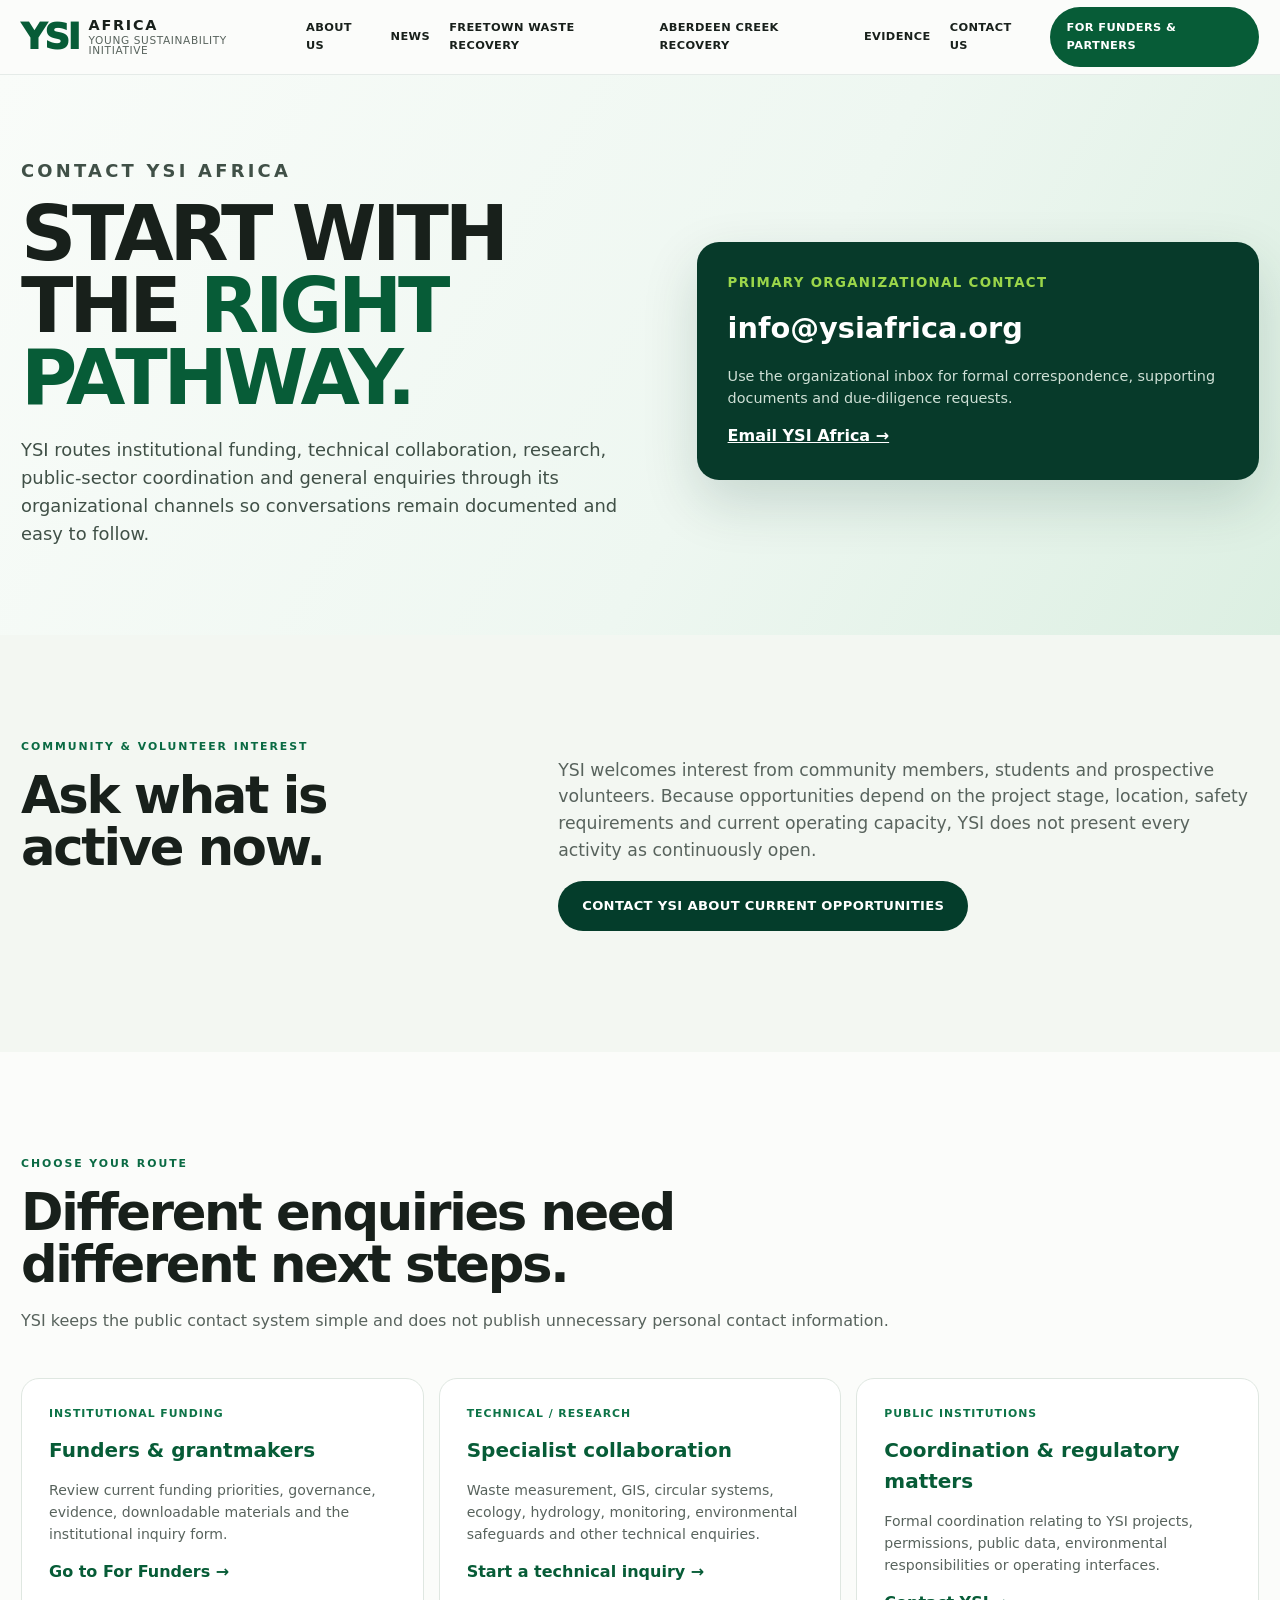
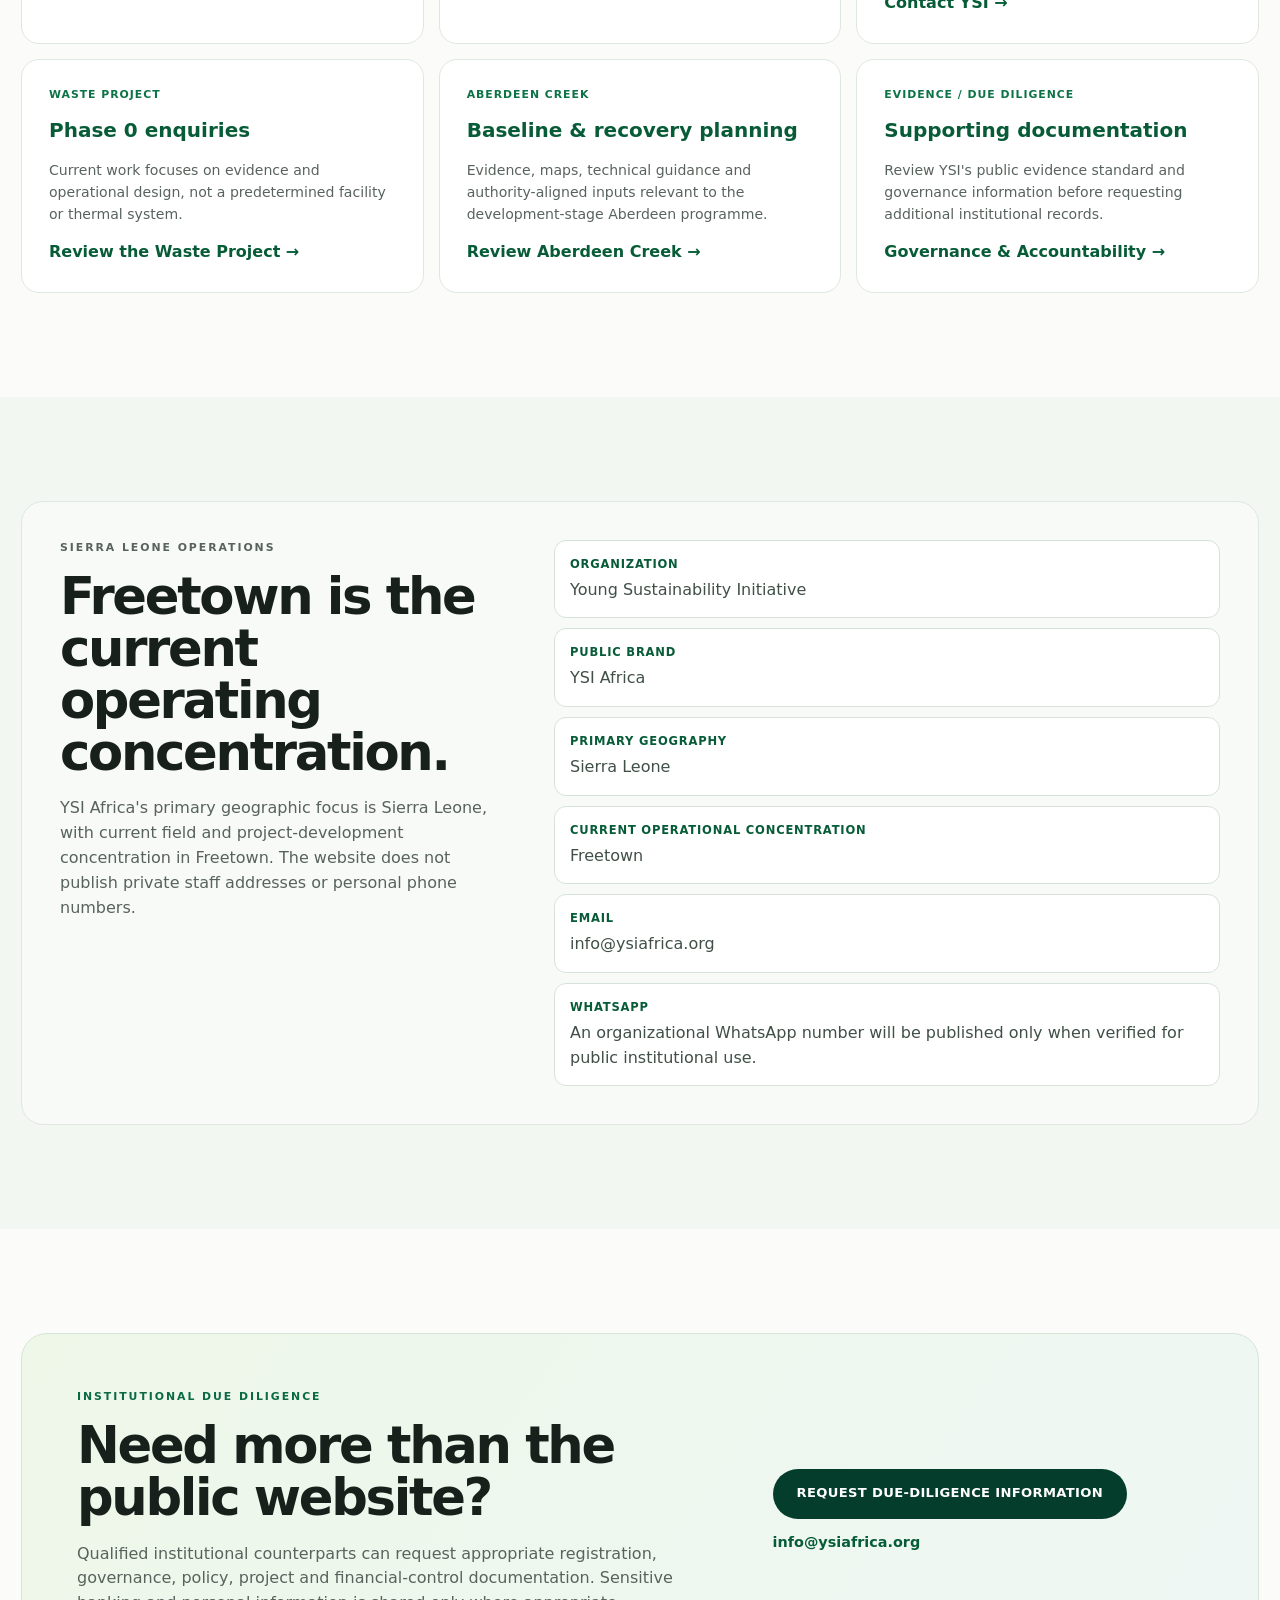
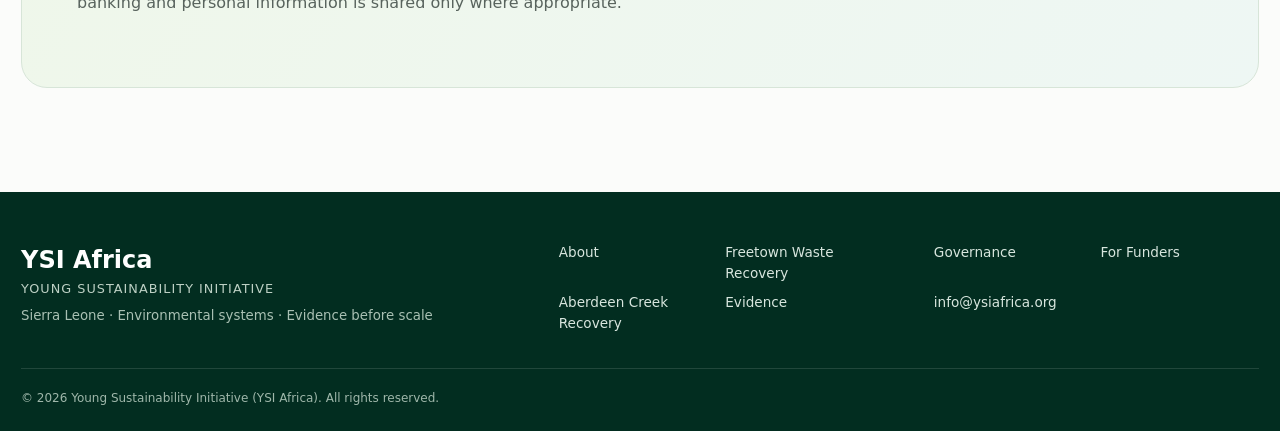
<file: contact.html>
<!doctype html>
<html lang="en">
<head>
  <meta charset="utf-8">
  <meta name="viewport" content="width=device-width, initial-scale=1">
  <title>Contact YSI Africa | Young Sustainability Initiative Sierra Leone</title>
  <meta name="description" content="Contact Young Sustainability Initiative (YSI Africa) in Sierra Leone for institutional funding, technical partnership, research, public-sector coordination and general environmental enquiries.">
  <meta name="robots" content="index,follow,max-image-preview:large,max-snippet:-1,max-video-preview:-1">
  <meta name="theme-color" content="#075c37">
  <link rel="canonical" href="https://ysiafrica.org/contact.html">
  <link rel="icon" href="/assets/images/favicon.svg" type="image/svg+xml">
  <link rel="stylesheet" href="styles.css?v=20260903-clean2">
  <style>
    .contact-hero{padding:82px 0 70px;background:linear-gradient(120deg,#f9fcf9,#eef7f1 58%,#dcefe2)}
    .contact-hero-grid{display:grid;grid-template-columns:1.05fr .95fr;gap:54px;align-items:center}.contact-hero h1{font-size:clamp(3rem,6vw,5.4rem);line-height:.94;letter-spacing:-.055em;text-transform:uppercase;margin:0 0 22px}.contact-hero h1 span{color:var(--green)}.contact-hero p{font-size:1.12rem;color:#405047;max-width:760px}
    .route-card{background:var(--dark);color:#fff;border-radius:22px;padding:31px;box-shadow:0 22px 55px rgba(7,58,42,.16)}.route-card small{display:block;color:var(--lime);font-weight:900;text-transform:uppercase;letter-spacing:.1em}.route-card strong{display:block;font-size:1.8rem;margin:12px 0 8px}.route-card p{color:#cfe0d6;font-size:.9rem}.route-card a{color:#fff;font-weight:900}
    .contact-grid{display:grid;grid-template-columns:repeat(3,1fr);gap:15px;margin-top:34px}.contact-card{border:1px solid var(--line);border-radius:18px;padding:27px;background:#fff;min-height:220px}.contact-card b{display:block;color:var(--green2);font-size:.68rem;letter-spacing:.09em;text-transform:uppercase}.contact-card h3{color:var(--green);font-size:1.25rem;margin:12px 0 8px}.contact-card p{color:var(--muted);font-size:.88rem}.contact-card a{color:var(--green);font-weight:900;text-decoration:none}
    .operations{display:grid;grid-template-columns:.8fr 1.2fr;gap:50px;border:1px solid var(--line);border-radius:22px;padding:38px;background:#f7faf7}.operations p{color:var(--muted)}.ops-list{display:grid;gap:10px}.ops-list div{background:#fff;border:1px solid #d7e3d9;border-radius:12px;padding:15px}.ops-list b,.ops-list span{display:block}.ops-list b{color:var(--green);font-size:.72rem;text-transform:uppercase;letter-spacing:.07em}.ops-list span{color:#405047;margin-top:4px}
    @media(max-width:1040px){.contact-hero-grid,.operations{grid-template-columns:1fr}.contact-grid{grid-template-columns:1fr 1fr}}
    @media(max-width:760px){.contact-hero{padding:52px 0}.contact-grid{grid-template-columns:1fr}.operations{padding:25px}.contact-hero h1{font-size:clamp(2.7rem,13vw,4.1rem)}}
  </style>
</head>
<body>
<a class="skip-link" href="#main">Skip to content</a>
<header class="header"><div class="wrap nav-wrap"><a class="brand" href="index.html" aria-label="YSI Africa home"><span class="brand-ysi">YSI</span><span class="brand-africa">AFRICA</span><span class="brand-name">Young Sustainability Initiative</span></a><button class="menu" aria-expanded="false" aria-controls="nav">Menu</button><nav id="nav" class="nav" aria-label="Main navigation"><a href="about.html">About Us</a><a href="index.html#work">What We Do</a><a href="flagship.html">Waste Project</a><a href="aberdeen.html">Aberdeen</a><a href="evidence.html">Evidence</a><a href="governance.html">Governance & Accountability</a><a class="nav-cta" href="funders.html">For Funders</a><a href="contact.html" aria-current="page">Contact Us</a></nav></div></header>

<main id="main">
  <section class="contact-hero"><div class="wrap contact-hero-grid"><div><p class="eyebrow">Contact YSI Africa</p><h1>Start with the <span>right pathway.</span></h1><p>YSI routes institutional funding, technical collaboration, research, public-sector coordination and general enquiries through its organizational channels so conversations remain documented and easy to follow.</p></div><aside class="route-card"><small>Primary organizational contact</small><strong>info@ysiafrica.org</strong><p>Use the organizational inbox for formal correspondence, supporting documents and due-diligence requests.</p><a href="mailto:info@ysiafrica.org?subject=YSI%20Africa%20Inquiry">Email YSI Africa →</a></aside></div></section>

  <section class="section"><div class="wrap"><div class="section-head"><p class="eyebrow">Choose your route</p><h2>Different enquiries need different next steps.</h2><p>YSI keeps the public contact system simple and does not publish unnecessary personal contact information.</p></div><div class="contact-grid">
    <article class="contact-card"><b>Institutional funding</b><h3>Funders & grantmakers</h3><p>Review current funding priorities, governance, evidence, downloadable materials and the institutional inquiry form.</p><a href="funders.html">Go to For Funders →</a></article>
    <article class="contact-card"><b>Technical / research</b><h3>Specialist collaboration</h3><p>Waste measurement, GIS, circular systems, ecology, hydrology, monitoring, environmental safeguards and other technical enquiries.</p><a href="mailto:info@ysiafrica.org?subject=YSI%20Africa%20Technical%20Inquiry">Start a technical inquiry →</a></article>
    <article class="contact-card"><b>Public institutions</b><h3>Coordination & regulatory matters</h3><p>Formal coordination relating to YSI projects, permissions, public data, environmental responsibilities or operating interfaces.</p><a href="mailto:info@ysiafrica.org?subject=YSI%20Africa%20Institutional%20Coordination">Contact YSI →</a></article>
    <article class="contact-card"><b>Waste Project</b><h3>Phase 0 enquiries</h3><p>Current work focuses on evidence and operational design, not a predetermined facility or thermal system.</p><a href="flagship.html">Review the Waste Project →</a></article>
    <article class="contact-card"><b>Aberdeen Creek</b><h3>Baseline & recovery planning</h3><p>Evidence, maps, technical guidance and authority-aligned inputs relevant to the development-stage Aberdeen programme.</p><a href="aberdeen.html">Review Aberdeen Creek →</a></article>
    <article class="contact-card"><b>Evidence / due diligence</b><h3>Supporting documentation</h3><p>Review YSI's public evidence standard and governance information before requesting additional institutional records.</p><a href="governance.html">Governance & Accountability →</a></article>
  </div></div></section>

  <section class="section soft"><div class="wrap operations"><div><p class="eyebrow">Sierra Leone operations</p><h2>Freetown is the current operating concentration.</h2><p>YSI Africa's primary geographic focus is Sierra Leone, with current field and project-development concentration in Freetown. The website does not publish private staff addresses or personal phone numbers.</p></div><div class="ops-list"><div><b>Organization</b><span>Young Sustainability Initiative</span></div><div><b>Public brand</b><span>YSI Africa</span></div><div><b>Primary geography</b><span>Sierra Leone</span></div><div><b>Current operational concentration</b><span>Freetown</span></div><div><b>Email</b><span>info@ysiafrica.org</span></div><div><b>WhatsApp</b><span>An organizational WhatsApp number will be published only when verified for public institutional use.</span></div></div></div></section>

  <section class="section contact"><div class="wrap contact-box"><div><p class="eyebrow">Institutional due diligence</p><h2>Need more than the public website?</h2><p>Qualified institutional counterparts can request appropriate registration, governance, policy, project and financial-control documentation. Sensitive banking and personal information is shared only where appropriate.</p></div><div class="contact-actions"><a class="btn btn-primary light-btn" href="mailto:info@ysiafrica.org?subject=YSI%20Africa%20Due%20Diligence%20Request">Request due-diligence information</a><span>info@ysiafrica.org</span></div></div></section>
</main>

<footer class="footer"><div class="wrap footer-grid"><div><strong>YSI Africa</strong><span>Young Sustainability Initiative</span><small>Sierra Leone · Environmental systems · Evidence before scale</small></div><div class="footer-links"><a href="about.html">About</a><a href="flagship.html">Waste Project</a><a href="aberdeen.html">Aberdeen</a><a href="evidence.html">Evidence</a></div><div class="footer-links"><a href="governance.html">Governance</a><a href="funders.html">For Funders</a><a href="mailto:info@ysiafrica.org">info@ysiafrica.org</a></div></div><div class="wrap copyright">© 2026 Young Sustainability Initiative (YSI Africa). All rights reserved.</div></footer>
<script src="script.js?v=20260903-clean2"></script>
</body>
</html>
</file>
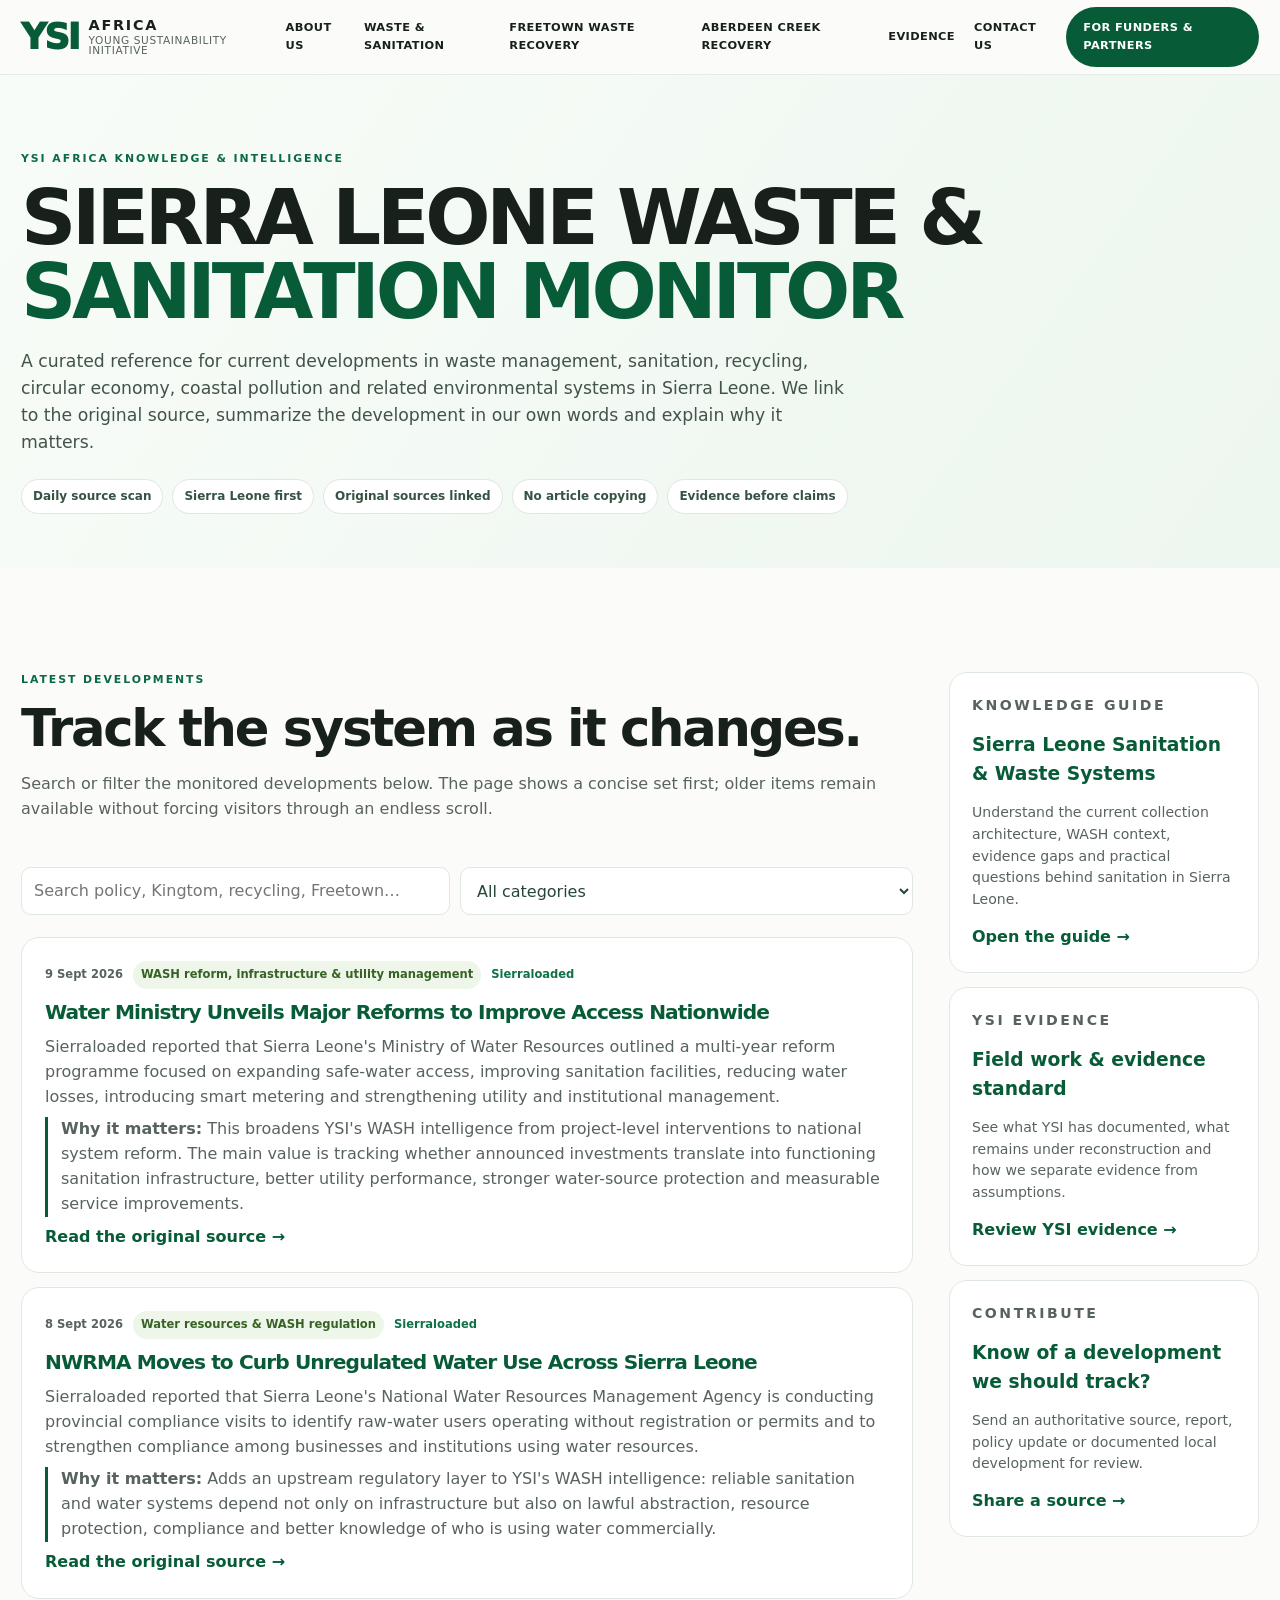
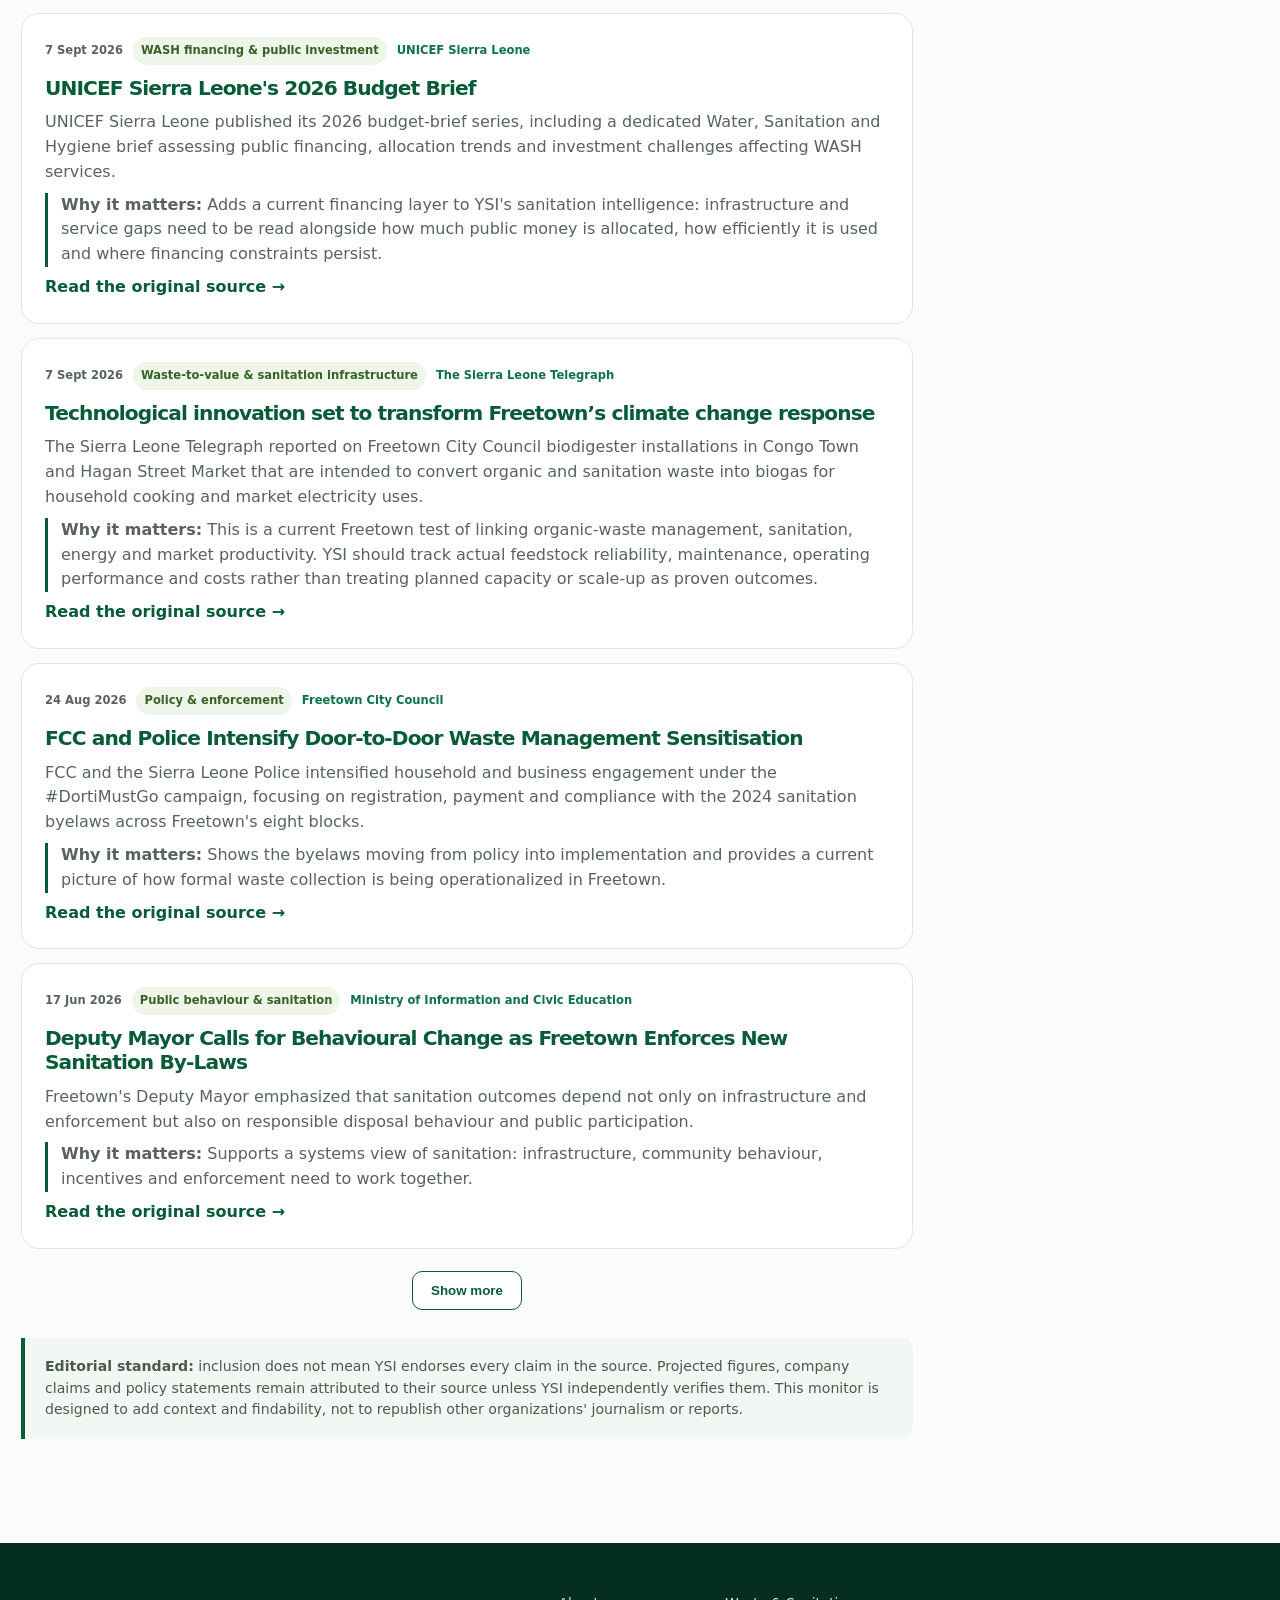
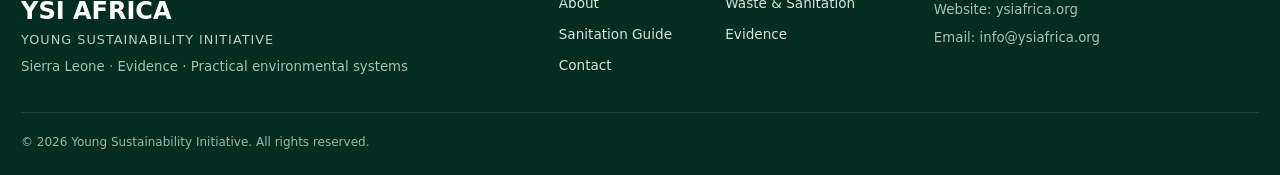
<file: insights.html>
<!doctype html>
<html lang="en">
<head>
  <meta charset="utf-8">
  <meta name="viewport" content="width=device-width, initial-scale=1">
  <title>Sierra Leone Waste & Sanitation Monitor | YSI Africa</title>
  <meta name="description" content="A curated, source-led monitor of waste management, sanitation, recycling, circular economy and environmental developments in Sierra Leone from YSI Africa.">
  <meta name="robots" content="index,follow,max-image-preview:large,max-snippet:-1,max-video-preview:-1">
  <link rel="canonical" href="https://ysiafrica.org/insights.html">
  <link rel="icon" href="/assets/images/favicon.svg" type="image/svg+xml">
  <link rel="stylesheet" href="styles.css?v=20260903-clean2">
  <meta property="og:site_name" content="YSI Africa">
  <meta property="og:title" content="Sierra Leone Waste & Sanitation Monitor | YSI Africa">
  <meta property="og:description" content="Current developments, policies, projects and evidence on waste, sanitation, recycling and circular economy in Sierra Leone.">
  <meta property="og:type" content="website">
  <meta property="og:url" content="https://ysiafrica.org/insights.html">
  <style>
    .intel-hero{padding:76px 0 54px;background:linear-gradient(125deg,#f8fcf8,#edf6ef)}
    .intel-hero h1{font-size:clamp(2.8rem,6vw,5.2rem);line-height:.96;letter-spacing:-.055em;text-transform:uppercase;max-width:980px;margin:0 0 20px}
    .intel-hero h1 span{color:var(--green)}
    .intel-hero .lede{max-width:830px;color:#42534a;font-size:1.08rem}
    .intel-meta{display:flex;gap:9px;flex-wrap:wrap;margin-top:24px}.intel-meta span{border:1px solid var(--line);background:#fff;border-radius:999px;padding:7px 11px;font-size:.75rem;font-weight:800;color:#355342}
    .intel-layout{display:grid;grid-template-columns:1fr 310px;gap:36px;align-items:start}
    .intel-tools{display:flex;gap:10px;flex-wrap:wrap;margin:0 0 22px}.intel-tools input,.intel-tools select{border:1px solid var(--line);border-radius:10px;padding:11px 12px;background:#fff;font:inherit;color:#264637}.intel-tools input{flex:1;min-width:220px}.intel-tools select{min-width:180px}
    .intel-list{display:grid;gap:14px}.intel-card{border:1px solid var(--line);border-radius:18px;padding:23px;background:#fff}.intel-card-top{display:flex;gap:10px;flex-wrap:wrap;align-items:center;margin-bottom:12px}.intel-date,.intel-tag,.intel-source{font-size:.72rem;font-weight:850}.intel-date{color:var(--muted)}.intel-tag{background:#edf6e8;color:#376225;border-radius:999px;padding:5px 8px}.intel-source{color:var(--green2)}.intel-card h2{font-size:1.26rem;line-height:1.18;margin:0 0 10px;color:var(--green)}.intel-card p{color:var(--muted);margin:8px 0}.intel-why{border-left:3px solid var(--green);padding-left:13px}.intel-card a{font-weight:900;color:var(--green);text-decoration:none}.intel-card a:hover{text-decoration:underline}
    .intel-side{position:sticky;top:88px;display:grid;gap:14px}.intel-side-card{border:1px solid var(--line);border-radius:18px;background:#fff;padding:22px}.intel-side-card h3{margin:6px 0 10px;color:var(--green)}.intel-side-card p{font-size:.88rem;color:var(--muted)}.intel-side-card a{font-weight:900;color:var(--green);text-decoration:none}.intel-side-card a:hover{text-decoration:underline}
    .load-row{display:flex;justify-content:center;margin-top:22px}.load-row button{border:1px solid var(--green);background:#fff;color:var(--green);border-radius:10px;padding:11px 18px;font-weight:900;cursor:pointer}.load-row button[hidden]{display:none}
    .method-note{margin-top:28px;padding:18px 20px;background:#f3f7f3;border-left:4px solid var(--green);border-radius:0 12px 12px 0;color:#48594f;font-size:.88rem}
    @media(max-width:920px){.intel-layout{grid-template-columns:1fr}.intel-side{position:static;grid-template-columns:1fr 1fr}}
    @media(max-width:650px){.intel-hero{padding:48px 0 38px}.intel-side{grid-template-columns:1fr}.intel-tools{display:grid}.intel-tools input,.intel-tools select{width:100%;min-width:0}.intel-card{padding:19px}}
  </style>
  <script type="application/ld+json">
  {
    "@context":"https://schema.org",
    "@type":"CollectionPage",
    "name":"Sierra Leone Waste & Sanitation Monitor",
    "url":"https://ysiafrica.org/insights.html",
    "isPartOf":{"@id":"https://ysiafrica.org/#website"},
    "about":["Sierra Leone waste management","sanitation","recycling","circular economy","Freetown waste management"],
    "mainEntity":{"@type":"ItemList","itemListOrder":"https://schema.org/ItemListOrderDescending","numberOfItems":6,"itemListElement":[
      {"@type":"ListItem","position":1,"name":"FCC and Police Intensify Door-to-Door Waste Management Sensitisation","url":"https://fcc.gov.sl/fcc-and-police-intensify-door-to-door-waste-management-sensitisation/"},
      {"@type":"ListItem","position":2,"name":"Deputy Mayor Calls for Behavioural Change as Freetown Enforces New Sanitation By-Laws","url":"https://moice.gov.sl/deputy-mayor-calls-for-behavioural-change-as-freetown-enforces-new-sanitation-by-laws/"},
      {"@type":"ListItem","position":3,"name":"Government Weekly Press Conference: Freetown Waste Management and Sanitation Enforcement","url":"https://moice.gov.sl/government-weekly-press-conference-moice-16/"},
      {"@type":"ListItem","position":4,"name":"Solid & Liquid Waste Collection Byelaws 2024 Now in Full Force and Effect","url":"https://fcc.gov.sl/solid-liquid-waste-collection-byelaws-2024-now-in-full-force-and-effect/"},
      {"@type":"ListItem","position":5,"name":"FCC Hands Over Kingtom Dumpsite to Boost Recycling and Jobs","url":"https://fcc.gov.sl/fcc-hands-over-kingtom-dumpsite-to-boost-recycling-and-jobs/"},
      {"@type":"ListItem","position":6,"name":"Freetown Sanitation Target and Waste-to-Value at Kingtom","url":"https://fcc.gov.sl/freetown-sanitation-target-of-at-least-60-of-solid-and-liquid-waste-is-safely-collected-and-disposed-off/"}
    ]}
  }
  </script>
</head>
<body>
<a class="skip-link" href="#main">Skip to content</a>
<header class="header"><div class="wrap nav-wrap"><a class="brand" href="index.html" aria-label="YSI Africa home"><span class="brand-ysi">YSI</span><span class="brand-africa">AFRICA</span><span class="brand-name">Young Sustainability Initiative</span></a><button class="menu" aria-expanded="false" aria-controls="nav">Menu</button><nav id="nav" class="nav" aria-label="Main navigation"><a href="about.html">About Us</a><a href="insights.html" aria-current="page">Waste &amp; Sanitation</a><a href="flagship.html">Freetown Waste Recovery</a><a href="aberdeen.html">Aberdeen Creek Recovery</a><a href="evidence.html">Evidence</a><a href="contact.html">Contact Us</a><a class="nav-cta" href="funders.html">For Funders &amp; Partners</a></nav></div></header>

<main id="main">
  <section class="intel-hero"><div class="wrap"><p class="eyebrow">YSI Africa knowledge & intelligence</p><h1>Sierra Leone Waste & <span>Sanitation Monitor</span></h1><p class="lede">A curated reference for current developments in waste management, sanitation, recycling, circular economy, coastal pollution and related environmental systems in Sierra Leone. We link to the original source, summarize the development in our own words and explain why it matters.</p><div class="intel-meta"><span>Daily source scan</span><span>Sierra Leone first</span><span>Original sources linked</span><span>No article copying</span><span>Evidence before claims</span></div></div></section>

  <section class="section"><div class="wrap intel-layout"><div><div class="section-head"><p class="eyebrow">Latest developments</p><h2>Track the system as it changes.</h2><p>Search or filter the monitored developments below. The page shows a concise set first; older items remain available without forcing visitors through an endless scroll.</p></div><div class="intel-tools"><input id="intel-search" type="search" placeholder="Search policy, Kingtom, recycling, Freetown…" aria-label="Search monitored developments"><select id="intel-filter" aria-label="Filter by category"><option value="all">All categories</option></select></div><div id="intel-list" class="intel-list" aria-live="polite">
    <article class="intel-card"><div class="intel-card-top"><span class="intel-date">24 Aug 2026</span><span class="intel-tag">Policy &amp; enforcement</span><span class="intel-source">Freetown City Council</span></div><h2>FCC and Police Intensify Door-to-Door Waste Management Sensitisation</h2><p>FCC and the Sierra Leone Police intensified household and business engagement under the #DortiMustGo campaign, focusing on registration, payment and compliance with the 2024 sanitation byelaws across Freetown's eight blocks.</p><p class="intel-why"><strong>Why it matters:</strong> Shows the byelaws moving from policy into implementation and provides a current picture of how formal waste collection is being operationalized in Freetown.</p><a href="https://fcc.gov.sl/fcc-and-police-intensify-door-to-door-waste-management-sensitisation/" target="_blank" rel="noopener">Read the original source →</a></article>
    <article class="intel-card"><div class="intel-card-top"><span class="intel-date">17 Jun 2026</span><span class="intel-tag">Public behaviour &amp; sanitation</span><span class="intel-source">Ministry of Information and Civic Education</span></div><h2>Deputy Mayor Calls for Behavioural Change as Freetown Enforces New Sanitation By-Laws</h2><p>Freetown's Deputy Mayor emphasized that sanitation outcomes depend not only on infrastructure and enforcement but also on responsible disposal behaviour and public participation.</p><p class="intel-why"><strong>Why it matters:</strong> Supports a systems view of sanitation: infrastructure, community behaviour, incentives and enforcement need to work together.</p><a href="https://moice.gov.sl/deputy-mayor-calls-for-behavioural-change-as-freetown-enforces-new-sanitation-by-laws/" target="_blank" rel="noopener">Read the original source →</a></article>
    <article class="intel-card"><div class="intel-card-top"><span class="intel-date">17 Jun 2026</span><span class="intel-tag">Government policy &amp; coordination</span><span class="intel-source">Ministry of Information and Civic Education</span></div><h2>Government Weekly Press Conference: Freetown Waste Management and Sanitation Enforcement</h2><p>Government officials used the weekly press conference to outline enforcement of Freetown's solid and liquid waste collection byelaws and wider measures intended to address sanitation and civic-order challenges.</p><p class="intel-why"><strong>Why it matters:</strong> Useful for tracking how waste management is being framed across national and municipal institutions, not only within FCC.</p><a href="https://moice.gov.sl/government-weekly-press-conference-moice-16/" target="_blank" rel="noopener">Read the original source →</a></article>
    <article class="intel-card"><div class="intel-card-top"><span class="intel-date">9 Jun 2026</span><span class="intel-tag">Policy &amp; regulation</span><span class="intel-source">Freetown City Council</span></div><h2>Solid &amp; Liquid Waste Collection Byelaws 2024 Now in Full Force and Effect</h2><p>FCC announced full enforcement of the 2024 solid and liquid waste collection byelaws and stated that households, businesses and institutions must use the designated approved waste service provider for their block.</p><p class="intel-why"><strong>Why it matters:</strong> This is a core operating constraint for any YSI pilot: YSI must complement the authorized collection structure rather than position itself as Freetown's municipal collector.</p><a href="https://fcc.gov.sl/solid-liquid-waste-collection-byelaws-2024-now-in-full-force-and-effect/" target="_blank" rel="noopener">Read the original source →</a></article>
    <article class="intel-card"><div class="intel-card-top"><span class="intel-date">25 Nov 2025</span><span class="intel-tag">Infrastructure, recycling &amp; jobs</span><span class="intel-source">Freetown City Council</span></div><h2>FCC Hands Over Kingtom Dumpsite to Boost Recycling and Jobs</h2><p>FCC handed management responsibility for the Kingtom (Bomeh) dumpsite to Sierra Forever Green Ltd as part of a plan centered on recycling, lower operating costs and employment.</p><p class="intel-why"><strong>Why it matters:</strong> A significant structural development in Freetown's waste system. YSI should track implementation, material flows and actual performance rather than simply repeat projected outcomes.</p><a href="https://fcc.gov.sl/fcc-hands-over-kingtom-dumpsite-to-boost-recycling-and-jobs/" target="_blank" rel="noopener">Read the original source →</a></article>
    <article class="intel-card"><div class="intel-card-top"><span class="intel-date">24 Jan 2024</span><span class="intel-tag">Waste-to-value &amp; sanitation infrastructure</span><span class="intel-source">Freetown City Council</span></div><h2>Freetown Sanitation Target and Waste-to-Value at Kingtom</h2><p>FCC described the evolution of faecal-sludge treatment at Kingtom and efforts to convert treated material into products including fertilizer, briquettes and biogas.</p><p class="intel-why"><strong>Why it matters:</strong> Provides a Sierra Leone example of moving from disposal toward resource recovery and shows why technical validation and operating evidence matter before adopting a waste-to-value pathway.</p><a href="https://fcc.gov.sl/freetown-sanitation-target-of-at-least-60-of-solid-and-liquid-waste-is-safely-collected-and-disposed-off/" target="_blank" rel="noopener">Read the original source →</a></article>
  </div><div class="load-row"><button id="intel-more" type="button" hidden>Show more</button></div><div class="method-note"><strong>Editorial standard:</strong> inclusion does not mean YSI endorses every claim in the source. Projected figures, company claims and policy statements remain attributed to their source unless YSI independently verifies them. This monitor is designed to add context and findability, not to republish other organizations' journalism or reports.</div></div>

    <aside class="intel-side" aria-label="Knowledge hub"><article class="intel-side-card"><p class="eyebrow">Knowledge guide</p><h3>Sierra Leone Sanitation & Waste Systems</h3><p>Understand the current collection architecture, WASH context, evidence gaps and practical questions behind sanitation in Sierra Leone.</p><a href="sanitation-sierra-leone.html">Open the guide →</a></article><article class="intel-side-card"><p class="eyebrow">YSI evidence</p><h3>Field work & evidence standard</h3><p>See what YSI has documented, what remains under reconstruction and how we separate evidence from assumptions.</p><a href="evidence.html">Review YSI evidence →</a></article><article class="intel-side-card"><p class="eyebrow">Contribute</p><h3>Know of a development we should track?</h3><p>Send an authoritative source, report, policy update or documented local development for review.</p><a href="mailto:info@ysiafrica.org?subject=Waste%20and%20Sanitation%20Monitor%20Source">Share a source →</a></article></aside>
  </div></section>
</main>

<footer class="footer"><div class="wrap footer-grid"><div><strong>YSI AFRICA</strong><span>Young Sustainability Initiative</span><small>Sierra Leone · Evidence · Practical environmental systems</small></div><div class="footer-links"><a href="about.html">About</a><a href="insights.html">Waste &amp; Sanitation</a><a href="sanitation-sierra-leone.html">Sanitation Guide</a><a href="evidence.html">Evidence</a><a href="contact.html">Contact</a></div><div><small>Website: ysiafrica.org</small><small>Email: info@ysiafrica.org</small></div></div><div class="wrap copyright">© 2026 Young Sustainability Initiative. All rights reserved.</div></footer>

<script>
const menuButton=document.querySelector('.menu');const nav=document.querySelector('#nav');if(menuButton&&nav){menuButton.addEventListener('click',()=>{const open=nav.classList.toggle('open');menuButton.setAttribute('aria-expanded',String(open));});nav.querySelectorAll('a').forEach(a=>a.addEventListener('click',()=>{nav.classList.remove('open');menuButton.setAttribute('aria-expanded','false');}));}
const list=document.getElementById('intel-list');const search=document.getElementById('intel-search');const filter=document.getElementById('intel-filter');const more=document.getElementById('intel-more');let items=[];let shown=6;
const esc=s=>String(s??'').replace(/[&<>'"]/g,c=>({'&':'&amp;','<':'&lt;','>':'&gt;',"'":'&#39;','"':'&quot;'}[c]));
function render(){const q=search.value.trim().toLowerCase();const cat=filter.value;const matches=items.filter(x=>(cat==='all'||x.category===cat)&&(!q||[x.title,x.source,x.category,x.location,x.summary,x.why_it_matters].join(' ').toLowerCase().includes(q)));const visible=matches.slice(0,shown);list.innerHTML=visible.length?visible.map(x=>`<article class="intel-card"><div class="intel-card-top"><span class="intel-date">${esc(new Date(x.date+'T00:00:00').toLocaleDateString('en-GB',{day:'numeric',month:'short',year:'numeric'}))}</span><span class="intel-tag">${esc(x.category)}</span><span class="intel-source">${esc(x.source)}</span></div><h2>${esc(x.title)}</h2><p>${esc(x.summary)}</p><p class="intel-why"><strong>Why it matters:</strong> ${esc(x.why_it_matters)}</p><a href="${esc(x.url)}" target="_blank" rel="noopener">Read the original source →</a></article>`).join(''):'<p>No monitored developments match this search.</p>';more.hidden=matches.length<=shown;}
fetch('data/waste-sanitation-monitor.json',{cache:'no-store'}).then(r=>{if(!r.ok)throw new Error('data');return r.json();}).then(data=>{items=data.sort((a,b)=>b.date.localeCompare(a.date));[...new Set(items.map(x=>x.category))].sort().forEach(cat=>{const o=document.createElement('option');o.value=cat;o.textContent=cat;filter.appendChild(o);});render();}).catch(()=>{/* Keep the server-rendered latest entries visible if live filtering data fails. */});
search.addEventListener('input',()=>{shown=6;render();});filter.addEventListener('change',()=>{shown=6;render();});more.addEventListener('click',()=>{shown+=6;render();});
</script>
</body>
</html>
</file>
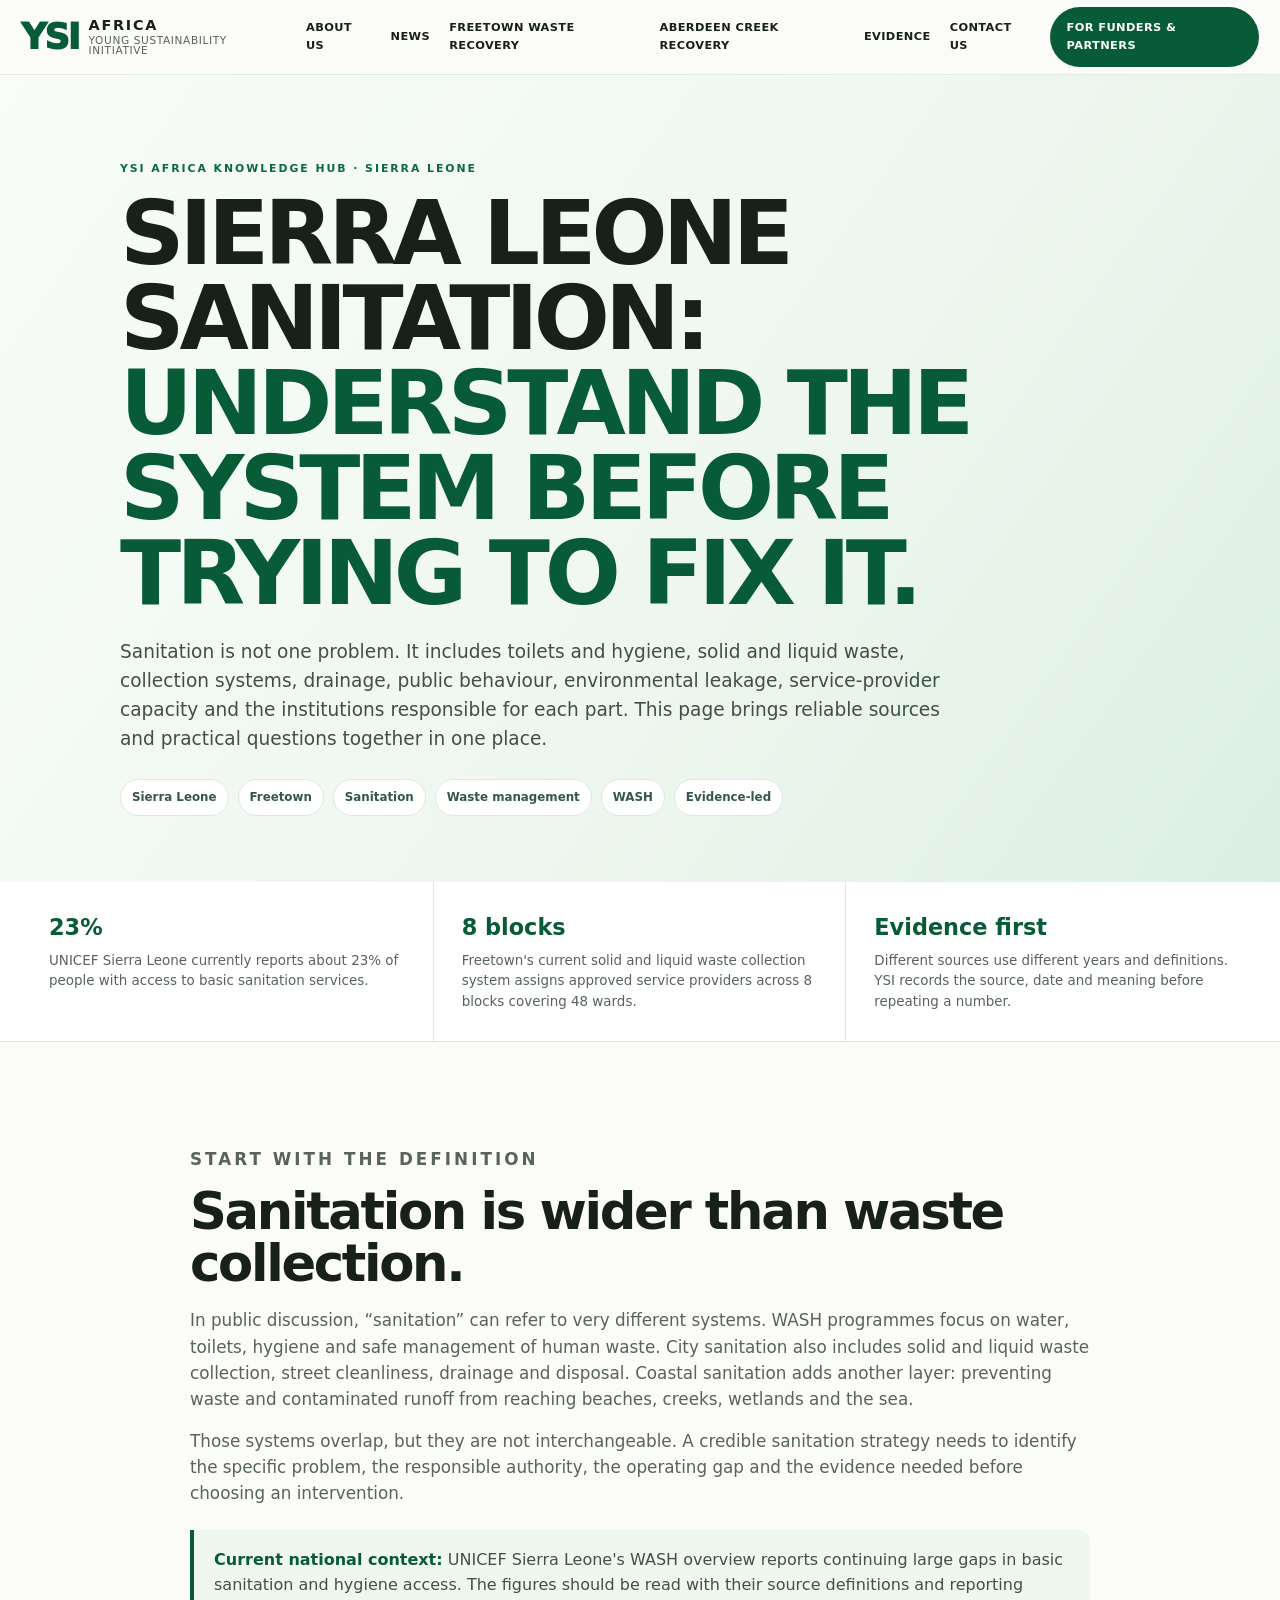
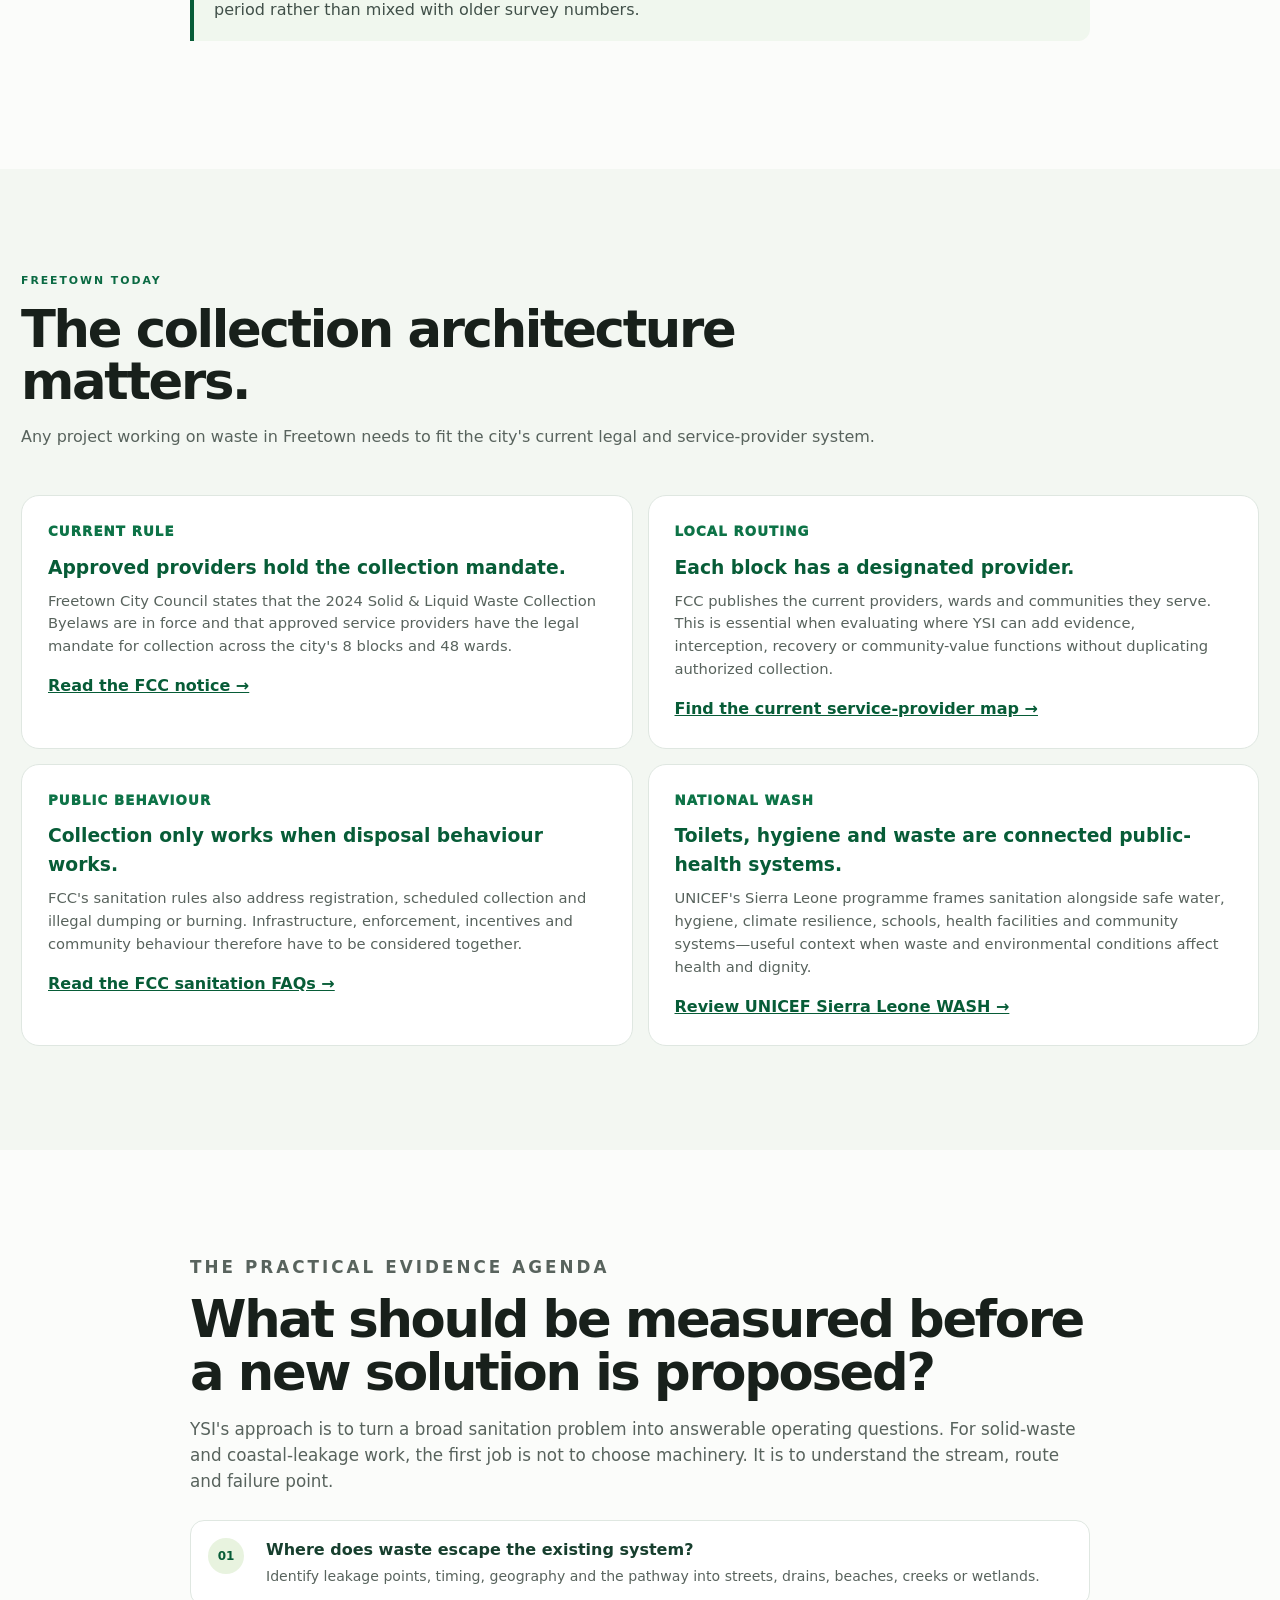
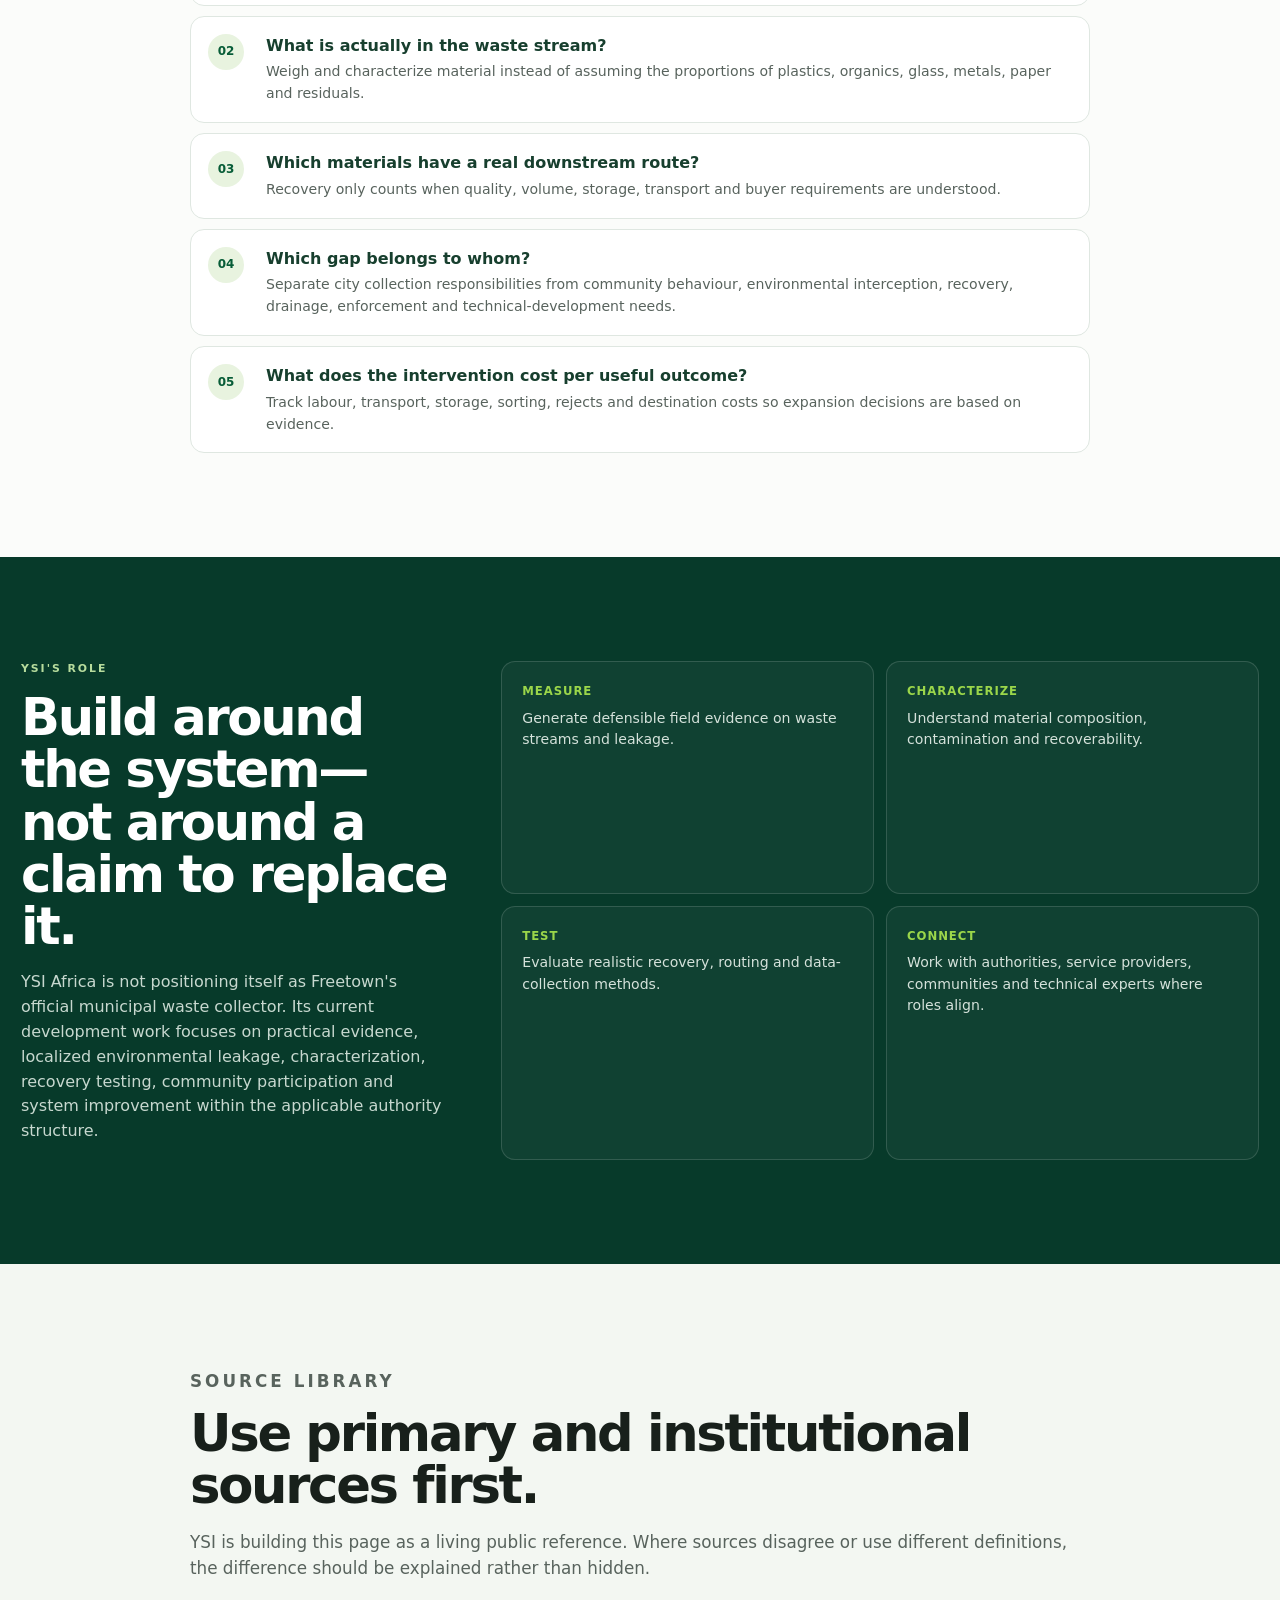
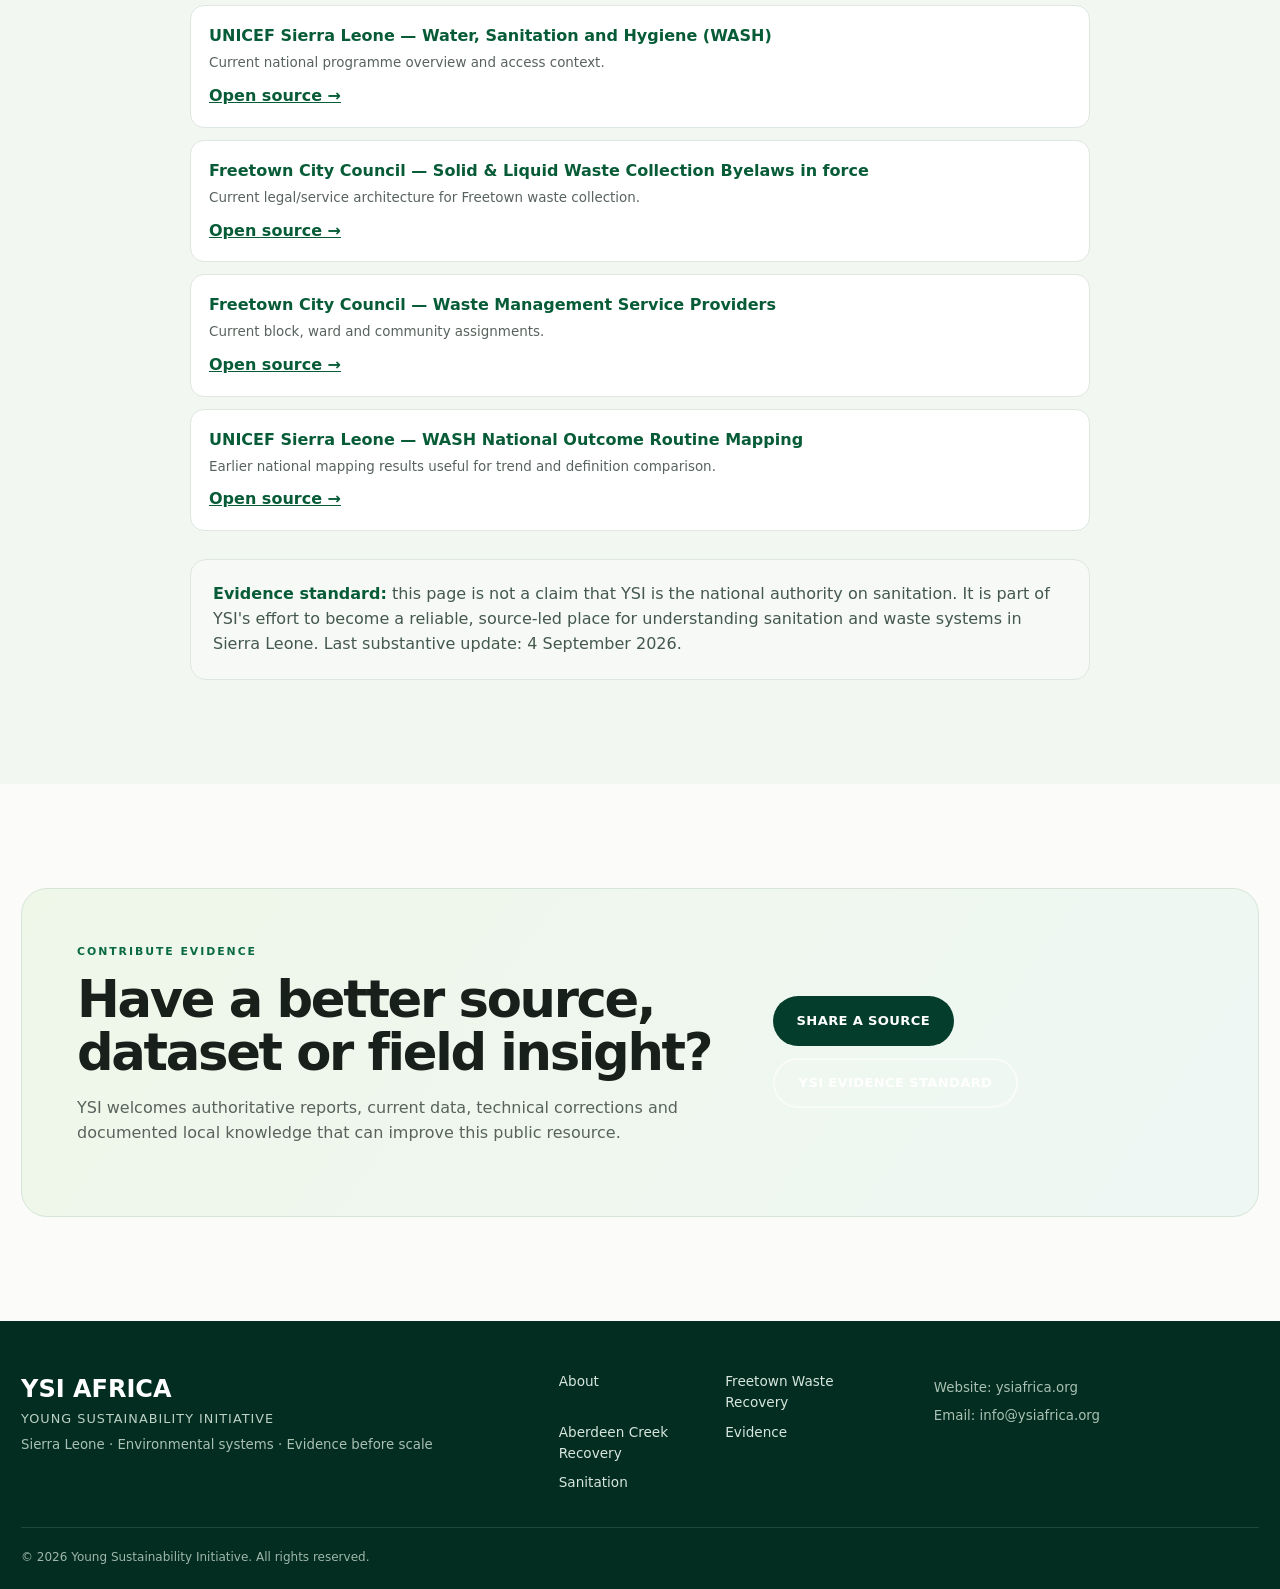
<file: sanitation-sierra-leone.html>
<!doctype html>
<html lang="en">
<head>
  <meta charset="utf-8">
  <meta name="viewport" content="width=device-width, initial-scale=1">
  <title>Sierra Leone Sanitation & Waste Systems | YSI Africa</title>
  <meta name="description" content="Evidence-led guide to sanitation and waste systems in Sierra Leone, including Freetown waste collection rules, WASH context, coastal leakage and YSI Africa's systems approach.">
  <meta name="robots" content="index,follow,max-image-preview:large,max-snippet:-1,max-video-preview:-1">
  <meta name="theme-color" content="#075c37">
  <link rel="canonical" href="https://ysiafrica.org/sanitation-sierra-leone.html">
  <link rel="icon" href="/assets/images/favicon.svg" type="image/svg+xml">
  <link rel="stylesheet" href="styles.css?v=20260903-clean2">
  <meta property="og:site_name" content="YSI Africa">
  <meta property="og:title" content="Sierra Leone Sanitation & Waste Systems | YSI Africa">
  <meta property="og:description" content="A practical, source-led guide to sanitation and waste systems in Sierra Leone, with particular attention to Freetown.">
  <meta property="og:type" content="article">
  <meta property="og:url" content="https://ysiafrica.org/sanitation-sierra-leone.html">
  <meta name="twitter:card" content="summary_large_image">
  <meta name="twitter:title" content="Sierra Leone Sanitation & Waste Systems">
  <meta name="twitter:description" content="Understand the system, the evidence gaps and the practical questions that matter for sanitation and waste in Sierra Leone.">
  <script type="application/ld+json">
  {
    "@context":"https://schema.org",
    "@type":"Article",
    "headline":"Sierra Leone Sanitation & Waste Systems",
    "description":"Evidence-led guide to sanitation and waste systems in Sierra Leone, including Freetown waste collection rules, WASH context, coastal leakage and practical evidence questions.",
    "datePublished":"2026-09-04",
    "dateModified":"2026-09-04",
    "mainEntityOfPage":"https://ysiafrica.org/sanitation-sierra-leone.html",
    "about":["Sierra Leone sanitation","Freetown waste management","WASH Sierra Leone","solid waste management","coastal waste leakage"],
    "publisher":{"@type":"NGO","name":"Young Sustainability Initiative","alternateName":"YSI Africa","url":"https://ysiafrica.org/"}
  }
  </script>
  <style>
    .knowledge-hero{padding:86px 0 66px;background:linear-gradient(125deg,#f9fcf9 0%,#eef7ef 58%,#dcefe2 100%)}
    .knowledge-hero .wrap{max-width:1040px}.knowledge-hero h1{font-size:clamp(3rem,7vw,5.7rem);line-height:.95;letter-spacing:-.055em;text-transform:uppercase;max-width:980px;margin:0 0 22px}.knowledge-hero h1 span{color:var(--green)}
    .knowledge-hero .lede{max-width:850px;font-size:1.16rem;color:#405047}.hero-tags{display:flex;gap:9px;flex-wrap:wrap;margin-top:26px}.hero-tags span{padding:8px 11px;border-radius:999px;background:#fff;border:1px solid var(--line);font-size:.74rem;font-weight:850;color:#365747}
    .snapshot{background:#fff;border-bottom:1px solid var(--line)}.snapshot-grid{display:grid;grid-template-columns:repeat(3,1fr)}.snapshot-card{padding:28px;border-right:1px solid var(--line)}.snapshot-card:last-child{border-right:0}.snapshot-card b{display:block;color:var(--green);font-size:1.4rem}.snapshot-card span{display:block;color:var(--muted);font-size:.84rem;margin-top:6px}
    .article-wrap{max-width:900px}.article-wrap p{font-size:1.05rem;color:var(--muted)}.article-wrap h2{margin-top:0}.source-note{border-left:4px solid var(--green);background:#f0f7ee;padding:18px 20px;border-radius:0 12px 12px 0;margin:24px 0;color:#415049}.source-note strong{color:var(--green)}
    .system-grid{display:grid;grid-template-columns:repeat(2,1fr);gap:15px;margin-top:28px}.system-card{background:#fff;border:1px solid var(--line);border-radius:18px;padding:26px}.system-card small{display:block;color:var(--green2);font-weight:950;text-transform:uppercase;letter-spacing:.08em}.system-card h3{color:var(--green);margin:10px 0 8px}.system-card p{font-size:.92rem;color:var(--muted);margin:0}.system-card a{display:inline-block;margin-top:16px;font-weight:850;color:var(--green)}
    .questions{display:grid;gap:10px;margin-top:26px}.question{display:grid;grid-template-columns:44px 1fr;gap:14px;align-items:start;background:#fff;border:1px solid var(--line);border-radius:14px;padding:17px}.question b{height:36px;width:36px;border-radius:50%;display:grid;place-items:center;background:#e8f3df;color:var(--green);font-size:.75rem}.question strong{display:block;color:#173f2e}.question span{display:block;color:var(--muted);font-size:.88rem;margin-top:3px}
    .role-band{background:var(--dark);color:#fff}.role-grid{display:grid;grid-template-columns:.72fr 1.28fr;gap:54px}.role-grid p{color:#c7d8cf}.role-list{display:grid;grid-template-columns:1fr 1fr;gap:12px}.role-item{border:1px solid rgba(255,255,255,.14);background:rgba(255,255,255,.04);border-radius:14px;padding:20px}.role-item b{display:block;color:var(--lime);font-size:.73rem;letter-spacing:.08em}.role-item span{display:block;color:#d5e2db;margin-top:7px;font-size:.88rem}
    .sources{display:grid;gap:12px;margin-top:24px}.source{border:1px solid var(--line);border-radius:14px;padding:18px;background:#fff}.source strong{display:block;color:var(--green)}.source span{display:block;color:var(--muted);font-size:.84rem;margin:4px 0 10px}.source a{font-weight:850;color:var(--green)}
    .update-box{margin-top:28px;background:#f6f9f6;border:1px solid var(--line);border-radius:16px;padding:22px;color:#44584e}.update-box strong{color:var(--green)}
    @media(max-width:900px){.snapshot-grid,.system-grid,.role-grid,.role-list{grid-template-columns:1fr}.snapshot-card{border-right:0;border-bottom:1px solid var(--line)}.snapshot-card:last-child{border-bottom:0}.role-grid{gap:28px}}
  </style>
</head>
<body>
<a class="skip-link" href="#main">Skip to content</a>
<header class="header"><div class="wrap nav-wrap"><a class="brand" href="index.html" aria-label="YSI Africa home"><span class="brand-ysi">YSI</span><span class="brand-africa">AFRICA</span><span class="brand-name">Young Sustainability Initiative</span></a><button class="menu" aria-expanded="false" aria-controls="nav">Menu</button><nav id="nav" class="nav" aria-label="Main navigation"></nav></div></header>

<main id="main">
  <section class="knowledge-hero"><div class="wrap">
    <p class="eyebrow">YSI Africa knowledge hub · Sierra Leone</p>
    <h1>Sierra Leone sanitation: <span>understand the system before trying to fix it.</span></h1>
    <p class="lede">Sanitation is not one problem. It includes toilets and hygiene, solid and liquid waste, collection systems, drainage, public behaviour, environmental leakage, service-provider capacity and the institutions responsible for each part. This page brings reliable sources and practical questions together in one place.</p>
    <div class="hero-tags"><span>Sierra Leone</span><span>Freetown</span><span>Sanitation</span><span>Waste management</span><span>WASH</span><span>Evidence-led</span></div>
  </div></section>

  <section class="snapshot"><div class="wrap snapshot-grid">
    <div class="snapshot-card"><b>23%</b><span>UNICEF Sierra Leone currently reports about 23% of people with access to basic sanitation services.</span></div>
    <div class="snapshot-card"><b>8 blocks</b><span>Freetown's current solid and liquid waste collection system assigns approved service providers across 8 blocks covering 48 wards.</span></div>
    <div class="snapshot-card"><b>Evidence first</b><span>Different sources use different years and definitions. YSI records the source, date and meaning before repeating a number.</span></div>
  </section>

  <section class="section"><div class="wrap article-wrap">
    <p class="eyebrow">Start with the definition</p><h2>Sanitation is wider than waste collection.</h2>
    <p>In public discussion, “sanitation” can refer to very different systems. WASH programmes focus on water, toilets, hygiene and safe management of human waste. City sanitation also includes solid and liquid waste collection, street cleanliness, drainage and disposal. Coastal sanitation adds another layer: preventing waste and contaminated runoff from reaching beaches, creeks, wetlands and the sea.</p>
    <p>Those systems overlap, but they are not interchangeable. A credible sanitation strategy needs to identify the specific problem, the responsible authority, the operating gap and the evidence needed before choosing an intervention.</p>
    <div class="source-note"><strong>Current national context:</strong> UNICEF Sierra Leone's WASH overview reports continuing large gaps in basic sanitation and hygiene access. The figures should be read with their source definitions and reporting period rather than mixed with older survey numbers.</div>
  </div></section>

  <section class="section soft"><div class="wrap"><div class="section-head"><p class="eyebrow">Freetown today</p><h2>The collection architecture matters.</h2><p>Any project working on waste in Freetown needs to fit the city's current legal and service-provider system.</p></div>
    <div class="system-grid">
      <article class="system-card"><small>Current rule</small><h3>Approved providers hold the collection mandate.</h3><p>Freetown City Council states that the 2024 Solid & Liquid Waste Collection Byelaws are in force and that approved service providers have the legal mandate for collection across the city's 8 blocks and 48 wards.</p><a href="https://fcc.gov.sl/solid-liquid-waste-collection-byelaws-2024-now-in-full-force-and-effect/" target="_blank" rel="noopener">Read the FCC notice →</a></article>
      <article class="system-card"><small>Local routing</small><h3>Each block has a designated provider.</h3><p>FCC publishes the current providers, wards and communities they serve. This is essential when evaluating where YSI can add evidence, interception, recovery or community-value functions without duplicating authorized collection.</p><a href="https://fcc.gov.sl/sanitation-byelaws/waste-management-service-providers/" target="_blank" rel="noopener">Find the current service-provider map →</a></article>
      <article class="system-card"><small>Public behaviour</small><h3>Collection only works when disposal behaviour works.</h3><p>FCC's sanitation rules also address registration, scheduled collection and illegal dumping or burning. Infrastructure, enforcement, incentives and community behaviour therefore have to be considered together.</p><a href="https://fcc.gov.sl/sanitation-byelaws/faqs/" target="_blank" rel="noopener">Read the FCC sanitation FAQs →</a></article>
      <article class="system-card"><small>National WASH</small><h3>Toilets, hygiene and waste are connected public-health systems.</h3><p>UNICEF's Sierra Leone programme frames sanitation alongside safe water, hygiene, climate resilience, schools, health facilities and community systems—useful context when waste and environmental conditions affect health and dignity.</p><a href="https://www.unicef.org/sierraleone/water-sanitation-and-hygiene-wash" target="_blank" rel="noopener">Review UNICEF Sierra Leone WASH →</a></article>
    </div>
  </div></section>

  <section class="section"><div class="wrap article-wrap">
    <p class="eyebrow">The practical evidence agenda</p><h2>What should be measured before a new solution is proposed?</h2>
    <p>YSI's approach is to turn a broad sanitation problem into answerable operating questions. For solid-waste and coastal-leakage work, the first job is not to choose machinery. It is to understand the stream, route and failure point.</p>
    <div class="questions">
      <div class="question"><b>01</b><div><strong>Where does waste escape the existing system?</strong><span>Identify leakage points, timing, geography and the pathway into streets, drains, beaches, creeks or wetlands.</span></div></div>
      <div class="question"><b>02</b><div><strong>What is actually in the waste stream?</strong><span>Weigh and characterize material instead of assuming the proportions of plastics, organics, glass, metals, paper and residuals.</span></div></div>
      <div class="question"><b>03</b><div><strong>Which materials have a real downstream route?</strong><span>Recovery only counts when quality, volume, storage, transport and buyer requirements are understood.</span></div></div>
      <div class="question"><b>04</b><div><strong>Which gap belongs to whom?</strong><span>Separate city collection responsibilities from community behaviour, environmental interception, recovery, drainage, enforcement and technical-development needs.</span></div></div>
      <div class="question"><b>05</b><div><strong>What does the intervention cost per useful outcome?</strong><span>Track labour, transport, storage, sorting, rejects and destination costs so expansion decisions are based on evidence.</span></div></div>
    </div>
  </div></section>

  <section class="section role-band"><div class="wrap role-grid">
    <div><p class="eyebrow light">YSI's role</p><h2>Build around the system—not around a claim to replace it.</h2><p>YSI Africa is not positioning itself as Freetown's official municipal waste collector. Its current development work focuses on practical evidence, localized environmental leakage, characterization, recovery testing, community participation and system improvement within the applicable authority structure.</p></div>
    <div class="role-list">
      <div class="role-item"><b>MEASURE</b><span>Generate defensible field evidence on waste streams and leakage.</span></div>
      <div class="role-item"><b>CHARACTERIZE</b><span>Understand material composition, contamination and recoverability.</span></div>
      <div class="role-item"><b>TEST</b><span>Evaluate realistic recovery, routing and data-collection methods.</span></div>
      <div class="role-item"><b>CONNECT</b><span>Work with authorities, service providers, communities and technical experts where roles align.</span></div>
    </div>
  </div></section>

  <section class="section soft"><div class="wrap article-wrap">
    <p class="eyebrow">Source library</p><h2>Use primary and institutional sources first.</h2>
    <p>YSI is building this page as a living public reference. Where sources disagree or use different definitions, the difference should be explained rather than hidden.</p>
    <div class="sources">
      <div class="source"><strong>UNICEF Sierra Leone — Water, Sanitation and Hygiene (WASH)</strong><span>Current national programme overview and access context.</span><a href="https://www.unicef.org/sierraleone/water-sanitation-and-hygiene-wash" target="_blank" rel="noopener">Open source →</a></div>
      <div class="source"><strong>Freetown City Council — Solid & Liquid Waste Collection Byelaws in force</strong><span>Current legal/service architecture for Freetown waste collection.</span><a href="https://fcc.gov.sl/solid-liquid-waste-collection-byelaws-2024-now-in-full-force-and-effect/" target="_blank" rel="noopener">Open source →</a></div>
      <div class="source"><strong>Freetown City Council — Waste Management Service Providers</strong><span>Current block, ward and community assignments.</span><a href="https://fcc.gov.sl/sanitation-byelaws/waste-management-service-providers/" target="_blank" rel="noopener">Open source →</a></div>
      <div class="source"><strong>UNICEF Sierra Leone — WASH National Outcome Routine Mapping</strong><span>Earlier national mapping results useful for trend and definition comparison.</span><a href="https://www.unicef.org/sierraleone/stories/sierra-leone-launches-its-wash-national-outcome-routine-mapping-report" target="_blank" rel="noopener">Open source →</a></div>
    </div>
    <div class="update-box"><strong>Evidence standard:</strong> this page is not a claim that YSI is the national authority on sanitation. It is part of YSI's effort to become a reliable, source-led place for understanding sanitation and waste systems in Sierra Leone. Last substantive update: 4 September 2026.</div>
  </div></section>

  <section class="section contact"><div class="wrap contact-box"><div><p class="eyebrow">Contribute evidence</p><h2>Have a better source, dataset or field insight?</h2><p>YSI welcomes authoritative reports, current data, technical corrections and documented local knowledge that can improve this public resource.</p></div><div class="contact-actions"><a class="btn btn-primary light-btn" href="mailto:info@ysiafrica.org?subject=Sierra%20Leone%20Sanitation%20Evidence">Share a source</a><a class="btn btn-secondary light-outline-btn" href="evidence.html">YSI evidence standard</a></div></div></section>
</main>

<footer class="footer"><div class="wrap footer-grid"><div><strong>YSI AFRICA</strong><span>Young Sustainability Initiative</span><small>Sierra Leone · Environmental systems · Evidence before scale</small></div><div class="footer-links"><a href="about.html">About</a><a href="flagship.html">Waste Project</a><a href="aberdeen.html">Aberdeen</a><a href="evidence.html">Evidence</a><a href="sanitation-sierra-leone.html">Sanitation</a></div><div><small>Website: ysiafrica.org</small><small>Email: info@ysiafrica.org</small></div></div><div class="wrap copyright">© 2026 Young Sustainability Initiative. All rights reserved.</div></footer>
<script src="script.js?v=20260903-clean2"></script>
</body>
</html>
</file>
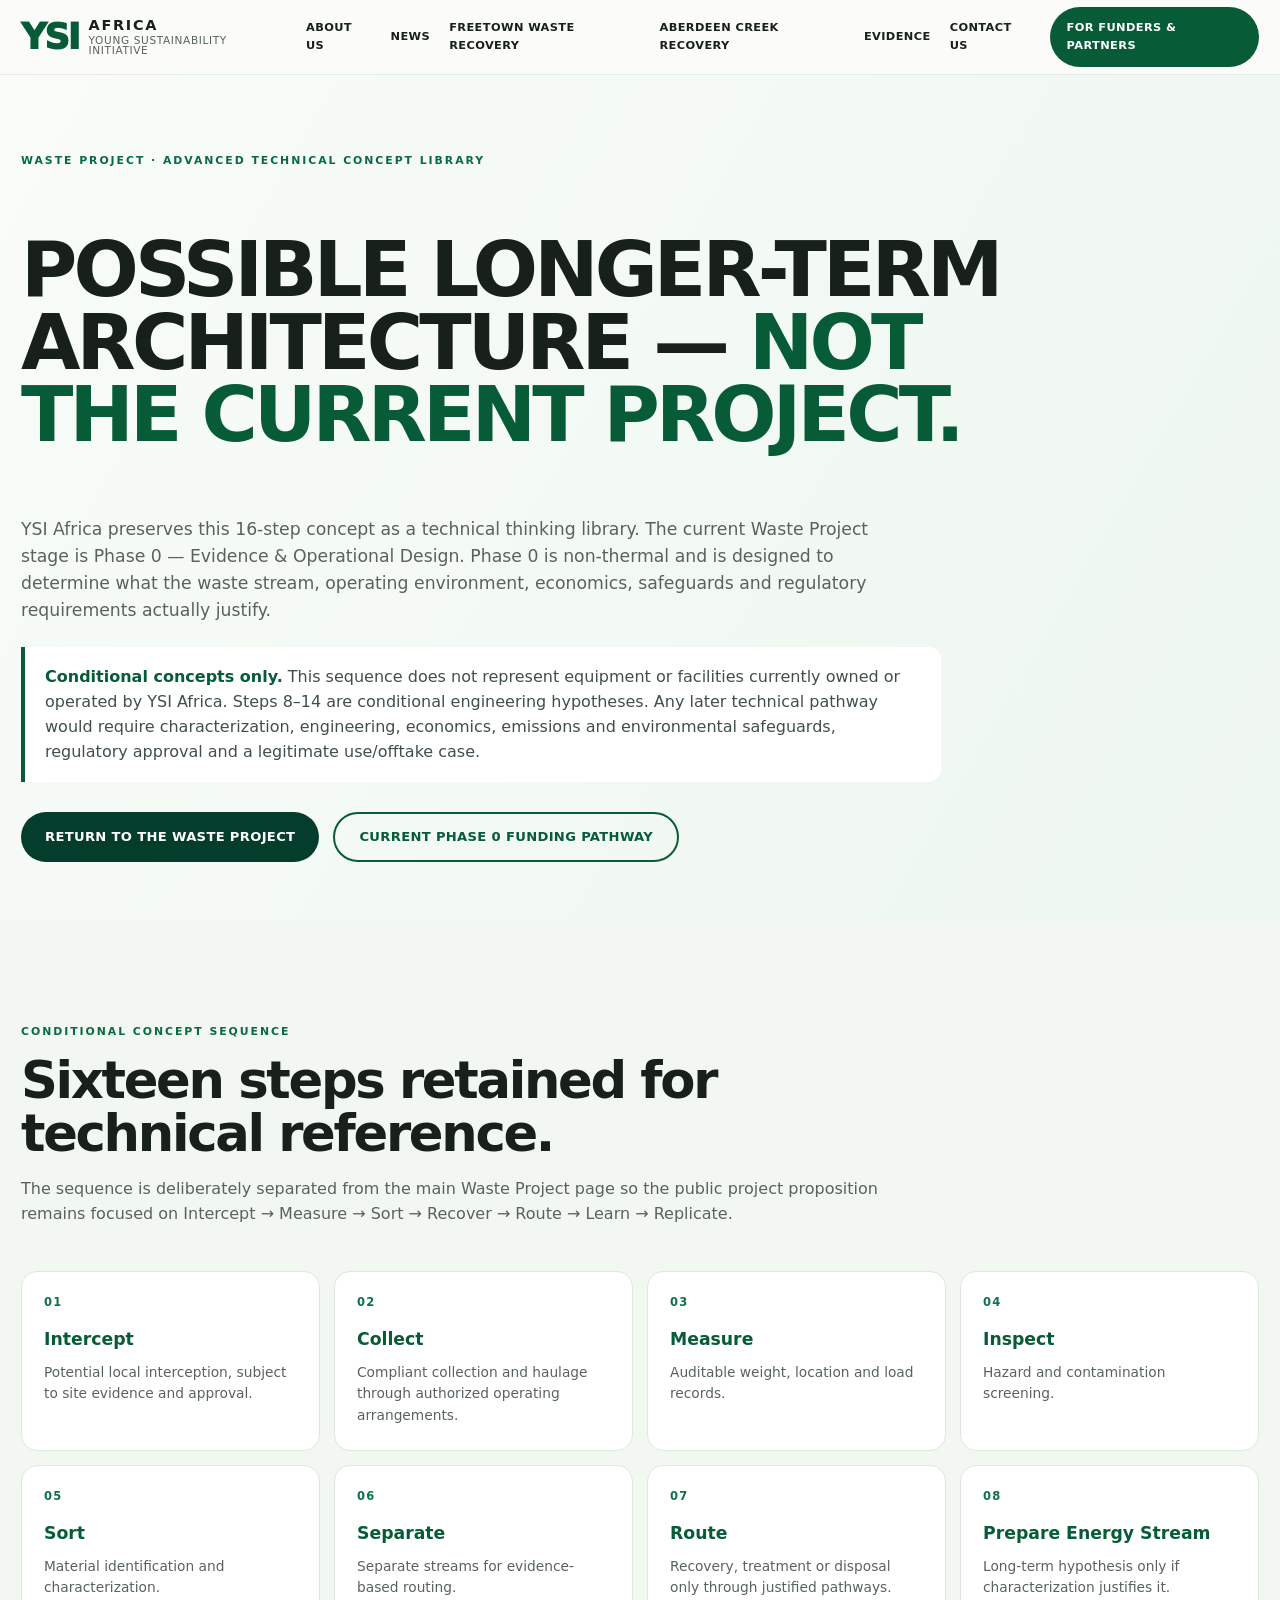
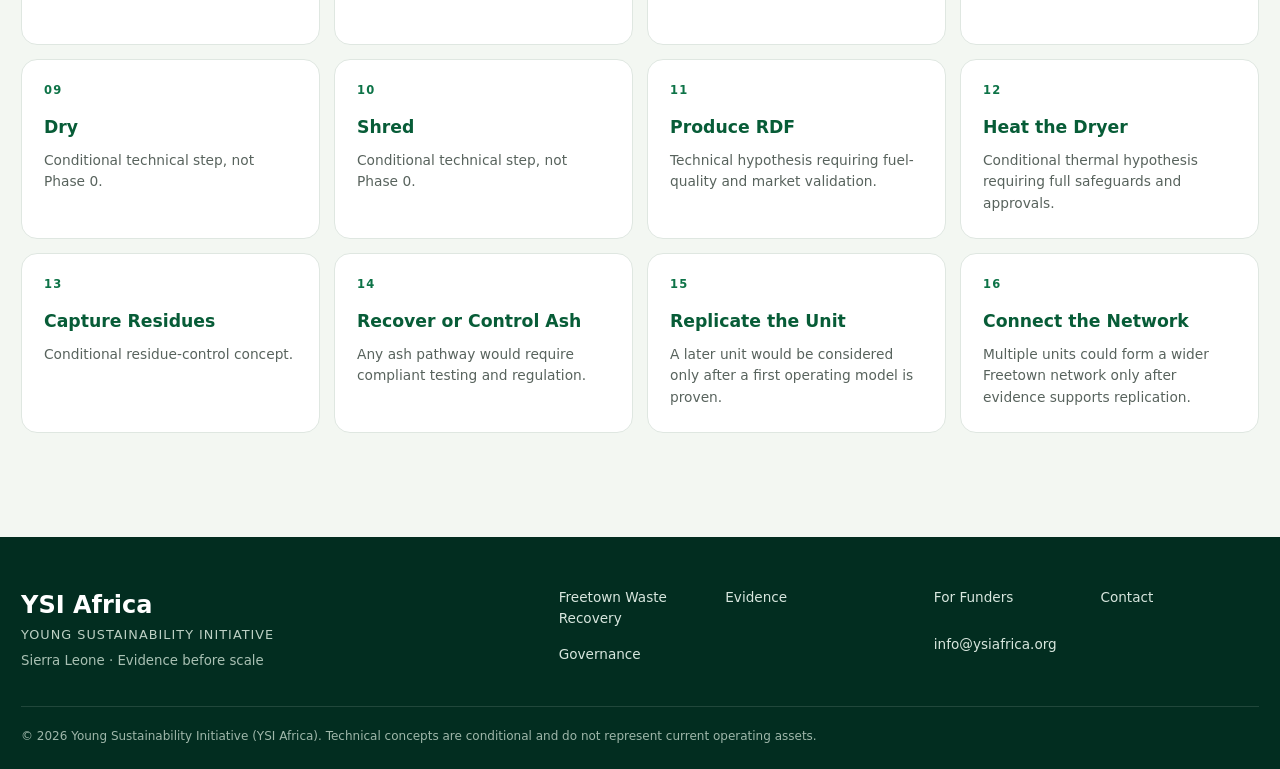
<file: technical-concept.html>
<!doctype html>
<html lang="en">
<head>
  <meta charset="utf-8">
  <meta name="viewport" content="width=device-width, initial-scale=1">
  <title>Waste Project Technical Concept Library | YSI Africa</title>
  <meta name="description" content="Conditional longer-term technical concepts for YSI Africa's Waste Project. These concepts are not part of Phase 0 and do not represent current YSI facilities or equipment.">
  <meta name="robots" content="noindex,follow,max-image-preview:large">
  <meta name="theme-color" content="#075c37">
  <link rel="icon" href="/assets/images/favicon.svg" type="image/svg+xml">
  <link rel="stylesheet" href="styles.css?v=20260903-clean2">
  <link rel="stylesheet" href="flagship.css">
  <style>
    .tech-hero{padding:78px 0 58px;background:linear-gradient(120deg,#f9fcf9,#edf6ef)}
    .tech-hero h1{font-size:clamp(2.8rem,6vw,5.2rem);line-height:.95;letter-spacing:-.05em;text-transform:uppercase;max-width:980px}
    .tech-hero h1 span{color:var(--green)}
    .tech-hero .lede{max-width:850px;font-size:1.08rem}
    .tech-warning{margin-top:24px;border-left:4px solid var(--green);background:#fff;padding:18px 20px;border-radius:0 12px 12px 0;max-width:920px;color:#405047}
    .tech-warning strong{color:var(--green)}
    .tech-intro{max-width:900px}
  
.step-text-grid{display:grid;grid-template-columns:repeat(4,1fr);gap:14px}.step-text-card{border:1px solid var(--line);border-radius:16px;padding:22px;background:#fff;min-height:180px}.step-text-card b{display:block;color:var(--green2);font-size:.72rem;letter-spacing:.1em;margin-bottom:14px}.step-text-card h3{margin:0 0 9px;color:var(--green);font-size:1.08rem}.step-text-card p{margin:0;color:var(--muted);font-size:.86rem}@media(max-width:1040px){.step-text-grid{grid-template-columns:repeat(2,1fr)}}@media(max-width:760px){.step-text-grid{grid-template-columns:1fr}}
</style>
</head>
<body>
<a class="skip-link" href="#main">Skip to content</a>
<header class="header"><div class="wrap nav-wrap"><a class="brand" href="index.html" aria-label="YSI Africa home"><span class="brand-ysi">YSI</span><span class="brand-africa">AFRICA</span><span class="brand-name">Young Sustainability Initiative</span></a><button class="menu" aria-expanded="false" aria-controls="nav">Menu</button><nav id="nav" class="nav" aria-label="Main navigation"></nav></div></header>
<main id="main">
  <section class="tech-hero">
    <div class="wrap">
      <p class="eyebrow">Waste Project · Advanced technical concept library</p>
      <h1>Possible longer-term architecture — <span>not the current project.</span></h1>
      <p class="lede">YSI Africa preserves this 16-step concept as a technical thinking library. The current Waste Project stage is Phase 0 — Evidence & Operational Design. Phase 0 is non-thermal and is designed to determine what the waste stream, operating environment, economics, safeguards and regulatory requirements actually justify.</p>
      <div class="tech-warning"><strong>Conditional concepts only.</strong> This sequence does not represent equipment or facilities currently owned or operated by YSI Africa. Steps 8–14 are conditional engineering hypotheses. Any later technical pathway would require characterization, engineering, economics, emissions and environmental safeguards, regulatory approval and a legitimate use/offtake case.</div>
      <div class="actions"><a class="btn btn-primary" href="flagship.html">Return to the Waste Project</a><a class="btn btn-secondary" href="funders.html#priorities">Current Phase 0 funding pathway</a></div>
    </div>
  </section>

  <section class="section soft">
    <div class="wrap">
      <div class="section-head tech-intro"><p class="eyebrow">Conditional concept sequence</p><h2>Sixteen steps retained for technical reference.</h2><p>The sequence is deliberately separated from the main Waste Project page so the public project proposition remains focused on Intercept → Measure → Sort → Recover → Route → Learn → Replicate.</p></div>
      <div class="step-text-grid">
        <article class="step-text-card"><div class="step-text-copy"><b>01</b><h3>Intercept</h3><p>Potential local interception, subject to site evidence and approval.</p></div></article>
        <article class="step-text-card"><div class="step-text-copy"><b>02</b><h3>Collect</h3><p>Compliant collection and haulage through authorized operating arrangements.</p></div></article>
        <article class="step-text-card"><div class="step-text-copy"><b>03</b><h3>Measure</h3><p>Auditable weight, location and load records.</p></div></article>
        <article class="step-text-card"><div class="step-text-copy"><b>04</b><h3>Inspect</h3><p>Hazard and contamination screening.</p></div></article>
        <article class="step-text-card"><div class="step-text-copy"><b>05</b><h3>Sort</h3><p>Material identification and characterization.</p></div></article>
        <article class="step-text-card"><div class="step-text-copy"><b>06</b><h3>Separate</h3><p>Separate streams for evidence-based routing.</p></div></article>
        <article class="step-text-card"><div class="step-text-copy"><b>07</b><h3>Route</h3><p>Recovery, treatment or disposal only through justified pathways.</p></div></article>
        <article class="step-text-card"><div class="step-text-copy"><b>08</b><h3>Prepare Energy Stream</h3><p>Long-term hypothesis only if characterization justifies it.</p></div></article>
        <article class="step-text-card"><div class="step-text-copy"><b>09</b><h3>Dry</h3><p>Conditional technical step, not Phase 0.</p></div></article>
        <article class="step-text-card"><div class="step-text-copy"><b>10</b><h3>Shred</h3><p>Conditional technical step, not Phase 0.</p></div></article>
        <article class="step-text-card"><div class="step-text-copy"><b>11</b><h3>Produce RDF</h3><p>Technical hypothesis requiring fuel-quality and market validation.</p></div></article>
        <article class="step-text-card"><div class="step-text-copy"><b>12</b><h3>Heat the Dryer</h3><p>Conditional thermal hypothesis requiring full safeguards and approvals.</p></div></article>
        <article class="step-text-card"><div class="step-text-copy"><b>13</b><h3>Capture Residues</h3><p>Conditional residue-control concept.</p></div></article>
        <article class="step-text-card"><div class="step-text-copy"><b>14</b><h3>Recover or Control Ash</h3><p>Any ash pathway would require compliant testing and regulation.</p></div></article>
        <article class="step-text-card"><div class="step-text-copy"><b>15</b><h3>Replicate the Unit</h3><p>A later unit would be considered only after a first operating model is proven.</p></div></article>
        <article class="step-text-card"><div class="step-text-copy"><b>16</b><h3>Connect the Network</h3><p>Multiple units could form a wider Freetown network only after evidence supports replication.</p></div></article>
      </div>
    </div>
  </section>
</main>
<footer class="footer"><div class="wrap footer-grid"><div><strong>YSI Africa</strong><span>Young Sustainability Initiative</span><small>Sierra Leone · Evidence before scale</small></div><div class="footer-links"><a href="flagship.html">Waste Project</a><a href="evidence.html">Evidence</a><a href="governance.html">Governance</a></div><div class="footer-links"><a href="funders.html">For Funders</a><a href="contact.html">Contact</a><a href="mailto:info@ysiafrica.org">info@ysiafrica.org</a></div></div><div class="wrap copyright">© 2026 Young Sustainability Initiative (YSI Africa). Technical concepts are conditional and do not represent current operating assets.</div></footer>
<script src="script.js?v=20260903-clean2"></script>
</body>
</html>
</file>
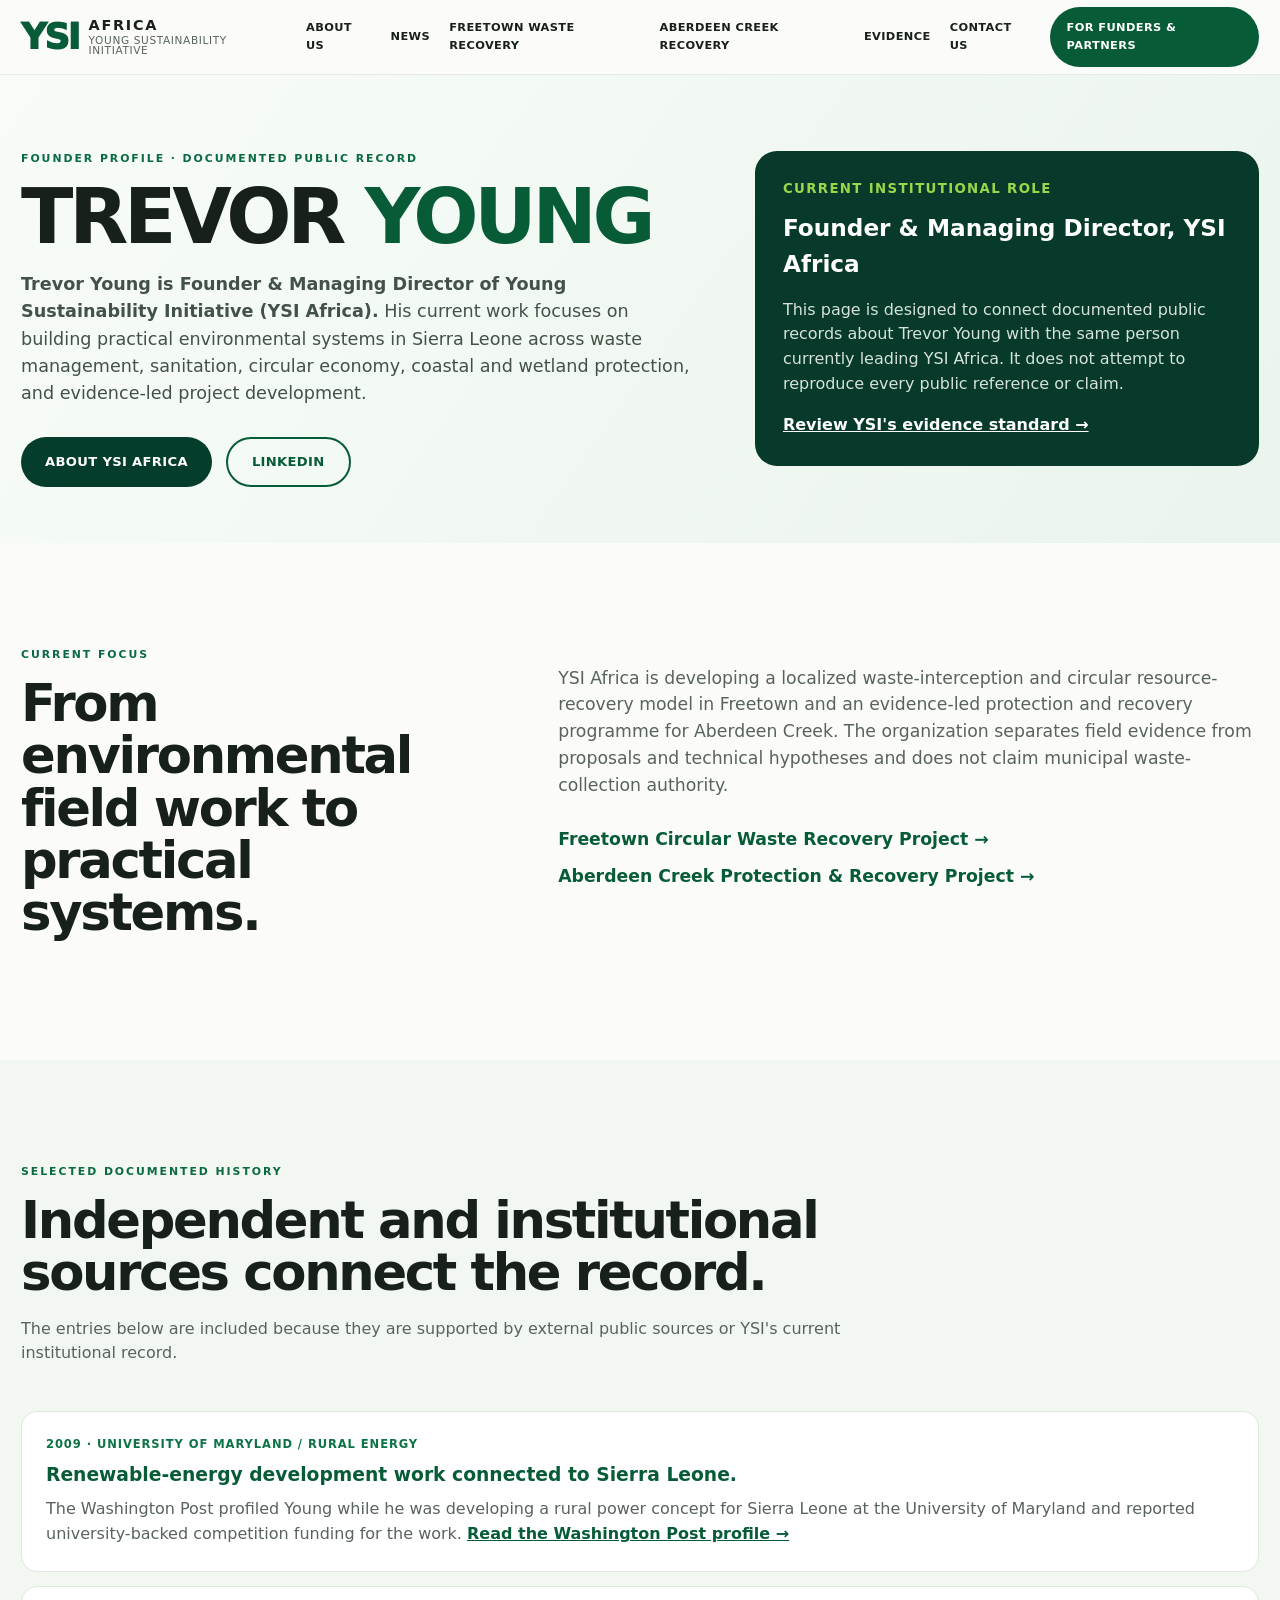
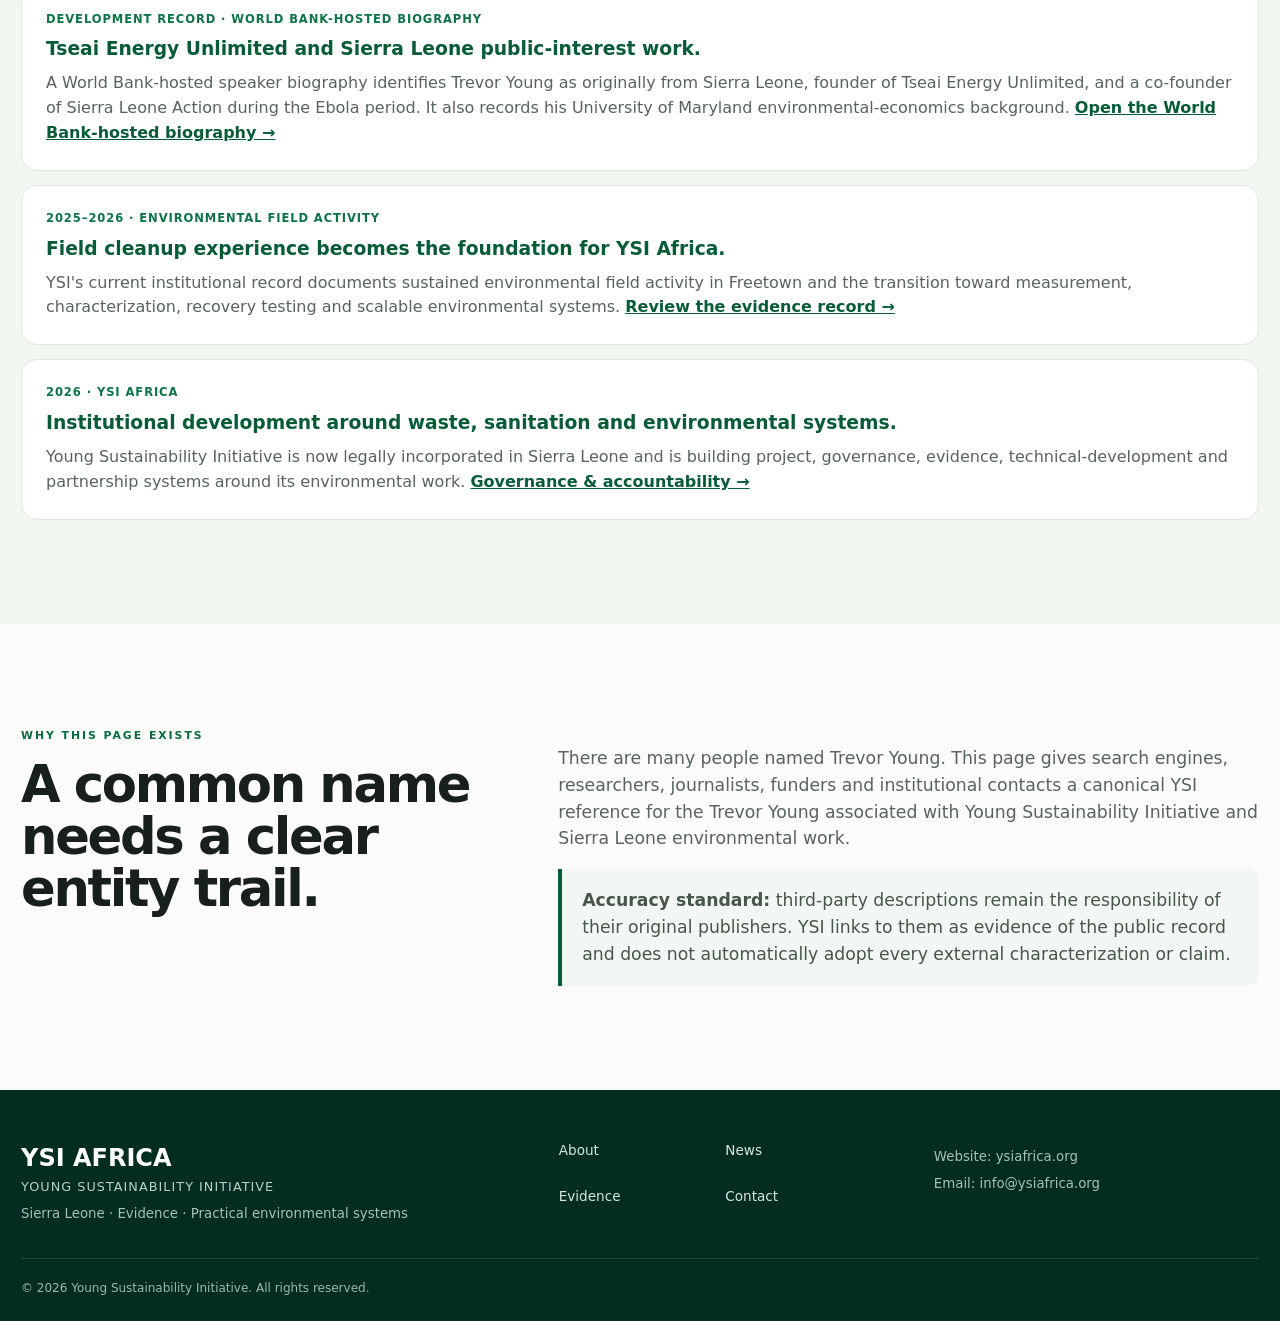
<file: trevor-young.html>
<!doctype html>
<html lang="en">
<head>
  <meta charset="utf-8">
  <meta name="viewport" content="width=device-width, initial-scale=1">
  <title>Trevor Young | Founder & Managing Director, YSI Africa | Sierra Leone</title>
  <meta name="description" content="Documented profile of Trevor Young, Founder & Managing Director of YSI Africa, with a public record spanning Sierra Leone environmental systems, renewable-energy development, civic initiatives and current waste and sanitation work.">
  <meta name="robots" content="index,follow,max-image-preview:large,max-snippet:-1,max-video-preview:-1">
  <link rel="canonical" href="https://ysiafrica.org/trevor-young.html">
  <link rel="icon" href="/assets/images/favicon.svg" type="image/svg+xml">
  <link rel="stylesheet" href="styles.css?v=20260903-clean2">
  <meta property="og:site_name" content="YSI Africa">
  <meta property="og:title" content="Trevor Young | Founder & Managing Director, YSI Africa">
  <meta property="og:description" content="A source-linked profile connecting Trevor Young's documented Sierra Leone development work with his current role building YSI Africa.">
  <meta property="og:type" content="profile">
  <meta property="og:url" content="https://ysiafrica.org/trevor-young.html">
  <style>
    .profile-hero{padding:76px 0 56px;background:linear-gradient(125deg,#f8fcf8,#eaf4ec)}
    .profile-grid{display:grid;grid-template-columns:1.15fr .85fr;gap:52px;align-items:start}
    .profile-hero h1{font-size:clamp(3rem,6vw,5.6rem);line-height:.94;letter-spacing:-.055em;text-transform:uppercase;margin:0 0 18px}
    .profile-hero h1 span{color:var(--green)}
    .profile-lede{font-size:1.1rem;color:#435248;max-width:780px}
    .profile-card{background:var(--dark);color:#fff;border-radius:22px;padding:28px}.profile-card small{display:block;color:var(--lime);font-weight:900;text-transform:uppercase;letter-spacing:.1em}.profile-card strong{display:block;font-size:1.45rem;margin:10px 0}.profile-card p{color:#d5e2da}.profile-card a{color:#fff;font-weight:850}
    .timeline{display:grid;gap:14px}.timeline article{border:1px solid var(--line);border-radius:16px;background:#fff;padding:24px}.timeline b{display:block;color:var(--green2);font-size:.72rem;letter-spacing:.08em;text-transform:uppercase}.timeline h3{margin:6px 0 8px;color:var(--green)}.timeline p{color:var(--muted);margin:0}.timeline a{font-weight:850;color:var(--green)}
    .source-note{border-left:4px solid var(--green);background:#f3f7f3;padding:18px 20px;border-radius:0 12px 12px 0;color:#46564d}
    @media(max-width:900px){.profile-grid{grid-template-columns:1fr}}
  </style>
  <script type="application/ld+json">
  {
    "@context":"https://schema.org",
    "@type":"Person",
    "@id":"https://ysiafrica.org/trevor-young.html#person",
    "name":"Trevor Young",
    "alternateName":"Trevor Victor Young",
    "url":"https://ysiafrica.org/trevor-young.html",
    "jobTitle":"Founder & Managing Director",
    "worksFor":{"@id":"https://ysiafrica.org/#organization"},
    "sameAs":["https://www.linkedin.com/in/trevor-young-184b0017"],
    "knowsAbout":["Sierra Leone sustainable development","waste management","sanitation","circular economy","coastal protection","environmental systems"]
  }
  </script>
</head>
<body>
<a class="skip-link" href="#main">Skip to content</a>
<header class="header"><div class="wrap nav-wrap"><a class="brand" href="index.html" aria-label="YSI Africa home"><span class="brand-ysi">YSI</span><span class="brand-africa">AFRICA</span><span class="brand-name">Young Sustainability Initiative</span></a><button class="menu" aria-expanded="false" aria-controls="nav">Menu</button><nav id="nav" class="nav" aria-label="Main navigation"><a href="about.html">About Us</a><a href="insights.html">Waste &amp; Sanitation</a><a href="flagship.html">Freetown Waste Recovery</a><a href="aberdeen.html">Aberdeen Creek Recovery</a><a href="evidence.html">Evidence</a><a href="contact.html">Contact</a><a class="nav-cta" href="funders.html">For Funders &amp; Partners</a></nav></div></header>
<main id="main">
  <section class="profile-hero"><div class="wrap profile-grid"><div><p class="eyebrow">Founder profile · documented public record</p><h1>Trevor <span>Young</span></h1><p class="profile-lede"><strong>Trevor Young is Founder &amp; Managing Director of Young Sustainability Initiative (YSI Africa).</strong> His current work focuses on building practical environmental systems in Sierra Leone across waste management, sanitation, circular economy, coastal and wetland protection, and evidence-led project development.</p><div class="actions"><a class="btn btn-primary" href="about.html">About YSI Africa</a><a class="btn btn-secondary" href="https://www.linkedin.com/in/trevor-young-184b0017" target="_blank" rel="noopener">LinkedIn</a></div></div><aside class="profile-card"><small>Current institutional role</small><strong>Founder &amp; Managing Director, YSI Africa</strong><p>This page is designed to connect documented public records about Trevor Young with the same person currently leading YSI Africa. It does not attempt to reproduce every public reference or claim.</p><a href="evidence.html">Review YSI's evidence standard →</a></aside></div></section>

  <section class="section"><div class="wrap split"><div><p class="eyebrow">Current focus</p><h2>From environmental field work to practical systems.</h2></div><div class="body-copy"><p>YSI Africa is developing a localized waste-interception and circular resource-recovery model in Freetown and an evidence-led protection and recovery programme for Aberdeen Creek. The organization separates field evidence from proposals and technical hypotheses and does not claim municipal waste-collection authority.</p><p><a class="text-link" href="flagship.html">Freetown Circular Waste Recovery Project →</a><br><a class="text-link" href="aberdeen.html">Aberdeen Creek Protection &amp; Recovery Project →</a></p></div></div></section>

  <section class="section soft"><div class="wrap"><div class="section-head"><p class="eyebrow">Selected documented history</p><h2>Independent and institutional sources connect the record.</h2><p>The entries below are included because they are supported by external public sources or YSI's current institutional record.</p></div><div class="timeline">
    <article><b>2009 · University of Maryland / rural energy</b><h3>Renewable-energy development work connected to Sierra Leone.</h3><p>The Washington Post profiled Young while he was developing a rural power concept for Sierra Leone at the University of Maryland and reported university-backed competition funding for the work. <a href="https://www.washingtonpost.com/archive/lifestyle/2009/11/01/journeys-of-discovery/95e4d584-8b31-49fb-b746-acda01433da0/" target="_blank" rel="noopener">Read the Washington Post profile →</a></p></article>
    <article><b>Development record · World Bank-hosted biography</b><h3>Tseai Energy Unlimited and Sierra Leone public-interest work.</h3><p>A World Bank-hosted speaker biography identifies Trevor Young as originally from Sierra Leone, founder of Tseai Energy Unlimited, and a co-founder of Sierra Leone Action during the Ebola period. It also records his University of Maryland environmental-economics background. <a href="https://www.worldbank.org/content/dam/Worldbank/Event/Africa/sl-sierra-leone-diaspora-investment-and-trade-stakeholder-forum-speakers.pdf" target="_blank" rel="noopener">Open the World Bank-hosted biography →</a></p></article>
    <article><b>2025–2026 · environmental field activity</b><h3>Field cleanup experience becomes the foundation for YSI Africa.</h3><p>YSI's current institutional record documents sustained environmental field activity in Freetown and the transition toward measurement, characterization, recovery testing and scalable environmental systems. <a href="evidence.html">Review the evidence record →</a></p></article>
    <article><b>2026 · YSI Africa</b><h3>Institutional development around waste, sanitation and environmental systems.</h3><p>Young Sustainability Initiative is now legally incorporated in Sierra Leone and is building project, governance, evidence, technical-development and partnership systems around its environmental work. <a href="governance.html">Governance &amp; accountability →</a></p></article>
  </div></div></section>

  <section class="section"><div class="wrap split"><div><p class="eyebrow">Why this page exists</p><h2>A common name needs a clear entity trail.</h2></div><div class="body-copy"><p>There are many people named Trevor Young. This page gives search engines, researchers, journalists, funders and institutional contacts a canonical YSI reference for the Trevor Young associated with Young Sustainability Initiative and Sierra Leone environmental work.</p><div class="source-note"><strong>Accuracy standard:</strong> third-party descriptions remain the responsibility of their original publishers. YSI links to them as evidence of the public record and does not automatically adopt every external characterization or claim.</div></div></div></section>
</main>
<footer class="footer"><div class="wrap footer-grid"><div><strong>YSI AFRICA</strong><span>Young Sustainability Initiative</span><small>Sierra Leone · Evidence · Practical environmental systems</small></div><div class="footer-links"><a href="about.html">About</a><a href="insights.html">Waste &amp; Sanitation</a><a href="evidence.html">Evidence</a><a href="contact.html">Contact</a></div><div><small>Website: ysiafrica.org</small><small>Email: info@ysiafrica.org</small></div></div><div class="wrap copyright">© 2026 Young Sustainability Initiative. All rights reserved.</div></footer>
<script src="script.js?v=20260903-clean2"></script>
</body>
</html>
</file>
<file: styles.css>
:root{--green:#075c37;--green2:#0d7347;--dark:#073a2a;--lime:#9bd64a;--ink:#18201b;--muted:#58635d;--line:#dfe7e1;--soft:#f3f7f2;--white:#fff;--max:1280px}*{box-sizing:border-box}html{scroll-behavior:smooth}body{margin:0;font-family:Inter,ui-sans-serif,system-ui,-apple-system,BlinkMacSystemFont,"Segoe UI",sans-serif;color:var(--ink);background:#fff;line-height:1.55}a{color:inherit}.wrap{width:min(var(--max),calc(100% - 42px));margin:auto}.skip-link{position:absolute;left:-9999px}.skip-link:focus{left:16px;top:16px;z-index:99;background:#fff;padding:10px 14px;border-radius:10px}.header{position:sticky;top:0;z-index:20;background:rgba(255,255,255,.95);backdrop-filter:blur(12px);border-bottom:1px solid rgba(7,92,55,.08)}.nav-wrap{min-height:82px;display:flex;align-items:center;justify-content:space-between;gap:24px}.brand{text-decoration:none;display:grid;grid-template-columns:auto auto;column-gap:10px;align-items:center;line-height:.9}.brand-ysi{grid-row:1/3;color:var(--green);font-size:2.5rem;font-weight:950;letter-spacing:-.06em}.brand-africa{font-size:.9rem;font-weight:900;letter-spacing:.12em}.brand-name{font-size:.66rem;color:var(--muted);text-transform:uppercase;letter-spacing:.06em;margin-top:5px}.nav{display:flex;align-items:center;gap:24px;font-size:.78rem;font-weight:800;text-transform:uppercase;letter-spacing:.035em}.nav a{text-decoration:none}.nav a:hover{color:var(--green2)}.nav-cta{background:var(--green);color:#fff!important;padding:13px 17px;border-radius:8px}.menu{display:none;border:1px solid var(--line);background:#fff;border-radius:999px;padding:10px 14px;font-weight:800}.hero{padding:56px 0 0;background:linear-gradient(90deg,#fff 0,#fff 42%,#edf7f1 100%)}.hero-grid{display:grid;grid-template-columns:.82fr 1.18fr;min-height:530px;align-items:center;gap:36px}.hero-copy{padding:35px 0 70px}.eyebrow{text-transform:uppercase;letter-spacing:.15em;font-size:.72rem;font-weight:900;color:var(--green2);margin:0 0 13px}.hero h1{font-size:clamp(3rem,5vw,5.1rem);line-height:.97;letter-spacing:-.055em;margin:0 0 25px;text-transform:uppercase}.hero h1 span{color:var(--green)}.intro{font-size:1.12rem;max-width:650px;color:#3f4944}.actions{display:flex;gap:14px;flex-wrap:wrap;margin-top:30px}.btn{display:inline-flex;align-items:center;justify-content:center;min-height:48px;padding:0 24px;border-radius:7px;text-decoration:none;font-weight:900;text-transform:uppercase;letter-spacing:.025em;font-size:.82rem}.btn-primary{background:var(--green);color:#fff}.btn-secondary{border:2px solid var(--green);color:var(--green);background:#fff}.hero-photo{align-self:stretch;margin:0;position:relative;overflow:hidden;min-height:530px;background:#dfe9df}.hero-photo img{position:absolute;inset:0;width:100%;height:100%;object-fit:cover}.hero-photo:after{content:"";position:absolute;inset:0;background:linear-gradient(90deg,rgba(255,255,255,.28),transparent 25%)}.hero-photo figcaption{position:absolute;z-index:2;right:14px;bottom:12px;max-width:410px;background:rgba(4,39,27,.73);color:#fff;padding:8px 11px;border-radius:6px;font-size:.66rem;backdrop-filter:blur(6px)}.impact-strip{background:linear-gradient(90deg,#0b5d36,#0b6c3a);color:#fff}.impact-grid{display:grid;grid-template-columns:repeat(4,1fr)}.impact-item{padding:24px 27px;border-right:1px solid rgba(255,255,255,.25)}.impact-item:last-child{border-right:0}.impact-item strong,.impact-item span,.impact-item small{display:block}.impact-item strong{font-size:1.75rem;color:var(--lime);letter-spacing:-.03em}.impact-item span{font-weight:900;text-transform:uppercase}.impact-item small{color:#e3eee8;margin-top:4px}.section{padding:96px 0}.section-head{text-align:center;max-width:820px;margin:0 auto 45px}.section h2{font-size:clamp(2.2rem,4vw,3.7rem);line-height:1.02;letter-spacing:-.045em;margin:0 0 18px}.section-head>p:last-child,.lede,.body-copy,.project p{color:var(--muted)}.cards{display:grid;gap:16px}.four{grid-template-columns:repeat(4,1fr)}.card{border:1px solid var(--line);border-radius:16px;padding:30px 25px;background:#fff;min-height:270px}.icon{width:56px;height:56px;border-radius:50%;display:grid;place-items:center;background:#e9f5dd;color:var(--green);font-size:1.8rem;font-weight:900;margin-bottom:23px}.card h3{font-size:1.25rem;line-height:1.2;color:var(--green);margin:0 0 12px}.card p{color:var(--muted);font-size:.94rem}.soft{background:var(--soft)}.project-layout{display:grid;grid-template-columns:.78fr 1.22fr;gap:66px;align-items:start}.project-stack{display:grid;gap:14px}.project{background:#fff;border:1px solid var(--line);border-radius:14px;padding:28px}.project.featured{border-left:5px solid var(--green)}.project h3{font-size:1.45rem;margin:12px 0 7px}.pill{display:inline-block;background:#dff1d1;color:#35651e;border-radius:999px;padding:6px 9px;font-size:.68rem;font-weight:900;text-transform:uppercase;letter-spacing:.08em}.pill.alt{background:#d8efeb;color:#0d6254}.pill.dev{background:#ecefed;color:#5c6661}.split{display:grid;grid-template-columns:.8fr 1.2fr;gap:70px}.body-copy{font-size:1.08rem}.dark{background:var(--dark);color:#fff}.eyebrow.light{color:#b7dc9d}.transparency-grid{display:grid;grid-template-columns:.85fr 1.15fr;gap:70px;align-items:start}.dark p{color:#d0e2d8}.principles{display:grid;grid-template-columns:repeat(2,1fr);gap:12px}.principles>div{border:1px solid rgba(255,255,255,.15);border-radius:14px;padding:22px;display:flex;gap:15px;background:rgba(255,255,255,.035)}.principles b{color:var(--lime)}.principles strong,.principles small{display:block}.principles small{color:#bcd0c5;margin-top:4px}.contact{padding-bottom:110px}.contact-box{background:linear-gradient(125deg,#eff7e9,#eef7f4);border:1px solid #d7e5d8;border-radius:20px;padding:55px;display:grid;grid-template-columns:1.2fr .8fr;gap:50px;align-items:center}.contact-box p:last-child{color:var(--muted)}.contact-actions{display:grid;gap:12px;justify-items:start}.light-btn{min-width:180px}.contact-actions span{font-size:.9rem;color:var(--green);font-weight:800}.footer{background:#052d20;color:#fff;padding:50px 0 23px}.footer-grid{display:grid;grid-template-columns:1.2fr .8fr .8fr;gap:50px}.footer-grid strong,.footer-grid span,.footer-grid small{display:block}.footer-grid strong{font-size:1.5rem}.footer-grid span{font-size:.8rem;text-transform:uppercase;letter-spacing:.08em;color:#bdd0c4}.footer-grid small{color:#a9c0b3;margin-top:7px}.footer-links{display:grid;grid-template-columns:repeat(2,1fr);gap:8px}.footer-links a{text-decoration:none;color:#d8e6de;font-size:.85rem}.copyright{border-top:1px solid rgba(255,255,255,.12);margin-top:34px;padding-top:20px;color:#9fb7aa;font-size:.75rem}

/* Flagship project */
.flagship-hero{padding:82px 0 70px;background:linear-gradient(120deg,#f9fcf8 0,#eef7f0 60%,#dff0e3 100%)}.flagship-hero-grid{display:grid;grid-template-columns:1.25fr .75fr;gap:58px;align-items:center}.flagship-hero h1{font-size:clamp(3rem,6vw,5.7rem);line-height:.94;letter-spacing:-.06em;text-transform:uppercase;margin:0 0 26px}.flagship-hero h1 span{color:var(--green)}.flagship-intro{font-size:1.17rem;max-width:790px;color:#3f4d45}.flagship-tags{display:flex;flex-wrap:wrap;gap:8px;margin-top:27px}.flagship-tags span{border:1px solid #bfd5c4;background:rgba(255,255,255,.72);border-radius:999px;padding:8px 12px;font-size:.73rem;font-weight:900;text-transform:uppercase;letter-spacing:.05em;color:#315944}.flagship-callout{background:var(--dark);color:#fff;border-radius:24px;padding:38px;box-shadow:0 24px 60px rgba(6,56,34,.16)}.flagship-callout small{display:block;color:var(--lime);font-weight:900;letter-spacing:.12em;margin-bottom:13px}.flagship-callout strong{display:block;font-size:2rem;line-height:1.08;letter-spacing:-.035em}.flagship-callout p{color:#cfe0d6;margin-bottom:0}.tight-section{padding:55px 0}.flagship-split{align-items:start}.compact-copy p{margin-top:0;margin-bottom:18px}.flagship-head{max-width:900px}.step-num{font-size:.73rem;font-weight:950;letter-spacing:.1em;color:var(--green2);margin-bottom:26px}.flagship-cards .card{min-height:235px}.flagship-dark-grid{display:grid;grid-template-columns:.8fr 1.2fr;gap:70px;align-items:start}.flow-columns{display:grid;grid-template-columns:1fr 1fr;gap:14px}.flow-columns>div{border:1px solid rgba(255,255,255,.15);border-radius:16px;padding:27px;background:rgba(255,255,255,.04)}.flow-columns h3{color:var(--lime);text-transform:uppercase;letter-spacing:.05em;margin:0 0 10px}.flow-columns p{margin:0}.flagship-proof-grid{display:grid;grid-template-columns:.8fr 1.2fr;gap:70px;align-items:start}.clean-list{margin:0;padding:0;list-style:none;display:grid;gap:10px}.clean-list li{position:relative;padding:15px 18px 15px 47px;border:1px solid var(--line);border-radius:12px;background:#fff;color:#46554d}.clean-list li:before{content:"✓";position:absolute;left:17px;top:13px;color:var(--green);font-weight:950}.flagship-status{padding-top:40px;padding-bottom:110px}.text-link{display:inline-block;margin-top:10px;font-weight:900;color:var(--green);text-decoration:none}.text-link:hover{text-decoration:underline}

@media(max-width:1040px){.nav{gap:14px;font-size:.7rem}.hero-grid{grid-template-columns:1fr}.hero-copy{padding-bottom:30px}.hero-photo{min-height:480px}.four{grid-template-columns:repeat(2,1fr)}.project-layout,.split,.transparency-grid{grid-template-columns:1fr}.impact-grid{grid-template-columns:repeat(2,1fr)}.impact-item:nth-child(2){border-right:0}.contact-box{grid-template-columns:1fr}.flagship-hero-grid,.flagship-dark-grid,.flagship-proof-grid{grid-template-columns:1fr}.flagship-hero{padding-top:60px}.flow-columns{grid-template-columns:1fr 1fr}}
@media(max-width:760px){.wrap{width:min(var(--max),calc(100% - 28px))}.nav-wrap{min-height:70px}.brand-name{display:none}.brand-ysi{font-size:2rem}.menu{display:block}.nav{display:none;position:absolute;left:14px;right:14px;top:70px;flex-direction:column;align-items:stretch;background:#fff;border:1px solid var(--line);border-radius:14px;padding:14px;box-shadow:0 18px 45px rgba(0,0,0,.1)}.nav.open{display:flex}.nav a{padding:8px}.nav-cta{text-align:center}.hero{padding-top:26px}.hero-grid{gap:12px}.hero h1{font-size:clamp(2.7rem,14vw,4rem)}.hero-photo{min-height:330px}.hero-photo figcaption{left:8px;right:8px;font-size:.61rem}.impact-grid,.four,.principles,.footer-grid{grid-template-columns:1fr}.impact-item{border-right:0;border-bottom:1px solid rgba(255,255,255,.18)}.section{padding:72px 0}.project-layout,.split,.transparency-grid{gap:35px}.contact-box{padding:35px 25px}.footer-links{grid-template-columns:1fr 1fr}.flagship-hero{padding:48px 0}.flagship-hero-grid{gap:28px}.flagship-hero h1{font-size:clamp(2.65rem,13vw,4.2rem)}.flagship-callout{padding:28px}.flagship-callout strong{font-size:1.6rem}.flagship-tags{gap:6px}.flagship-tags span{font-size:.65rem}.tight-section{padding:30px 0}.flow-columns,.flagship-dark-grid,.flagship-proof-grid{grid-template-columns:1fr;gap:16px}.flagship-status{padding-bottom:75px}}

/* Documentary field evidence */
.field-evidence{background:linear-gradient(180deg,#f8fbf7 0,#f1f7f2 100%)}
.field-evidence-grid{display:grid;grid-template-columns:.72fr 1.28fr;gap:52px;align-items:center}
.field-evidence-copy h2{margin-bottom:18px}
.field-evidence-copy>p:not(.eyebrow){color:var(--muted);max-width:620px}
.field-proof{display:flex;flex-wrap:wrap;gap:9px 14px;align-items:center;margin-top:25px;padding-top:18px;border-top:1px solid #d5e2d7}
.field-proof strong{color:var(--green);font-size:.75rem;text-transform:uppercase;letter-spacing:.08em}
.field-proof span{color:var(--muted);font-size:.8rem}
.flagship-field-evidence{background:#fff;border-top:1px solid #edf2ed;border-bottom:1px solid #edf2ed}
@media(max-width:1040px){.field-evidence-grid{grid-template-columns:1fr;gap:28px}.field-evidence-copy>p:not(.eyebrow){max-width:800px}}
@media(max-width:760px){.field-evidence{padding:62px 0}}

/* Visual-first direction — September 2026 */
:root{--forest:#043d2b;--forest-deep:#022d20;--canopy:#0a6a43;--leaf:#a8df58;--mist:#edf3ee;--sand:#e5d7bc;--water:#3f7670}
body{background:#fbfcfa}
.header{background:rgba(251,252,250,.9);border-bottom:1px solid rgba(4,61,43,.09)}
.nav-wrap{min-height:74px}.brand-ysi{font-size:2.2rem}.nav{gap:19px;font-size:.71rem}.nav-cta{border-radius:999px;padding:12px 17px}
.btn{border-radius:999px;min-height:50px}.btn-primary{background:var(--forest)}.btn-primary:hover{background:var(--canopy)}.btn-secondary{border-color:currentColor;background:transparent}
.section{padding:104px 0}.section h2{max-width:900px}.section-head{text-align:left;margin-left:0;max-width:900px}.eyebrow{color:var(--canopy);font-size:.68rem;letter-spacing:.18em}
.card,.project,.phase-output,.public-loop div{border-radius:22px}.card{box-shadow:0 16px 45px rgba(2,45,32,.04)}
.footer{background:var(--forest-deep)}

/* Immersive homepage */
.home-immersive-hero{min-height:78vh;position:relative;display:flex;align-items:flex-end;background:#173d31;overflow:hidden}.home-immersive-hero>img{position:absolute;inset:0;width:100%;height:100%;object-fit:cover;object-position:center}.home-immersive-hero:after{content:"";position:absolute;inset:0;background:linear-gradient(180deg,rgba(2,23,17,.12) 0%,rgba(2,29,21,.22) 35%,rgba(2,29,21,.91) 100%)}.home-immersive-content{position:relative;z-index:2;color:#fff;padding:180px 0 66px}.home-immersive-content .eyebrow{color:#d2efa9}.home-immersive-content h1{font-size:clamp(3.7rem,8.2vw,8rem);line-height:.84;letter-spacing:-.07em;text-transform:uppercase;margin:0;max-width:1120px}.home-immersive-content h1 span{color:var(--leaf)}.home-immersive-content .intro{color:#edf5f0;max-width:740px;font-size:1.12rem;margin:24px 0 0}.home-immersive-actions{display:flex;gap:12px;flex-wrap:wrap;margin-top:30px}.home-immersive-actions .btn-secondary{color:#fff;border-color:rgba(255,255,255,.8)}.hero-proof-label{position:absolute;right:22px;bottom:18px;z-index:3;max-width:380px;background:rgba(2,29,21,.75);backdrop-filter:blur(8px);border:1px solid rgba(255,255,255,.18);color:#e8f2ec;padding:10px 13px;border-radius:10px;font-size:.66rem}.hero-proof-label strong{color:#fff}
.home-impact{background:var(--forest);color:#fff;border-top:1px solid rgba(255,255,255,.15)}.home-impact-grid{display:grid;grid-template-columns:1.15fr repeat(3,.75fr)}.home-impact-item{padding:27px 28px;border-right:1px solid rgba(255,255,255,.16)}.home-impact-item:last-child{border-right:0}.home-impact-item b,.home-impact-item strong,.home-impact-item span{display:block}.home-impact-item b{color:var(--leaf);font-size:2rem;line-height:1}.home-impact-item strong{text-transform:uppercase;letter-spacing:.05em;font-size:.8rem;margin-top:7px}.home-impact-item span{color:#cbdcd2;font-size:.75rem;margin-top:4px}.home-impact-item.primary b{font-size:2.7rem}.home-impact-item a{color:#fff;font-weight:800;font-size:.72rem}
.story-intro{background:#fff}.story-intro-grid{display:grid;grid-template-columns:.85fr 1.15fr;gap:72px;align-items:start}.story-kicker{font-size:clamp(2.8rem,5.4vw,5.5rem)!important;line-height:.92!important;text-transform:uppercase}.story-copy{font-size:1.2rem;color:#3f4b45;max-width:720px}.story-copy strong{color:var(--forest)}
.place-grid{display:grid;grid-template-columns:1.2fr .8fr;gap:18px}.place-card{position:relative;min-height:560px;overflow:hidden;border-radius:28px;background:#12382d;color:#fff}.place-card.small{min-height:560px}.place-card img{position:absolute;inset:0;width:100%;height:100%;object-fit:cover}.place-card:after{content:"";position:absolute;inset:0;background:linear-gradient(180deg,rgba(2,29,21,.05),rgba(2,29,21,.86))}.place-content{position:absolute;z-index:2;left:0;right:0;bottom:0;padding:38px}.place-content .pill{background:rgba(255,255,255,.14);color:#fff;border:1px solid rgba(255,255,255,.25)}.place-content h3{font-size:clamp(2rem,3.8vw,4rem);line-height:.93;letter-spacing:-.05em;margin:15px 0 12px;text-transform:uppercase}.place-content p{max-width:620px;color:#e6efea;margin:0}.place-content a{color:#fff}.media-note{display:block;margin-top:14px;color:#c6d8ce;font-size:.66rem;line-height:1.45}.media-note a{text-decoration:underline}
.system-section{background:var(--forest-deep);color:#fff}.system-section .eyebrow{color:var(--leaf)}.system-section h2{color:#fff}.system-section .lede{color:#c8d8cf}.system-rail{display:grid;grid-template-columns:repeat(7,1fr);gap:1px;margin-top:42px;background:rgba(255,255,255,.13);border:1px solid rgba(255,255,255,.13);border-radius:22px;overflow:hidden}.system-step{background:var(--forest);padding:26px 18px;min-height:190px}.system-step b{display:block;color:var(--leaf);font-size:.68rem;letter-spacing:.12em}.system-step strong{display:block;text-transform:uppercase;font-size:1rem;margin:35px 0 9px}.system-step span{color:#bdd1c5;font-size:.75rem}.system-step:last-child{background:#0c6945}
.visual-project-grid{display:grid;grid-template-columns:1fr 1fr 1fr;gap:17px}.visual-project{border-radius:26px;overflow:hidden;background:#fff;border:1px solid var(--line);display:flex;flex-direction:column}.visual-project-media{position:relative;min-height:300px;overflow:hidden;background:#dde8df}.visual-project-media img{position:absolute;inset:0;width:100%;height:100%;object-fit:cover;transition:transform .5s ease}.visual-project:hover .visual-project-media img{transform:scale(1.025)}.visual-project-copy{padding:26px 25px 28px}.visual-project-copy h3{font-size:1.55rem;line-height:1.08;color:var(--forest);margin:12px 0 10px}.visual-project-copy p{color:var(--muted)}.visual-project-copy .media-note{color:#718079}
.evidence-band{background:linear-gradient(115deg,#e9f2eb 0%,#f7f3e8 100%)}.evidence-band-grid{display:grid;grid-template-columns:1.05fr .95fr;gap:65px;align-items:center}.evidence-points{display:grid;grid-template-columns:1fr 1fr;gap:12px}.evidence-points div{background:rgba(255,255,255,.78);border:1px solid rgba(4,61,43,.12);border-radius:18px;padding:22px}.evidence-points b{display:block;color:var(--canopy);font-size:.68rem;letter-spacing:.1em}.evidence-points strong{display:block;margin-top:9px}.institutional-home-card{border-radius:28px;background:var(--forest);color:#fff;border:0}.institutional-home-card .eyebrow{color:var(--leaf)}.institutional-home-card p:last-child{color:#cbdad2}.institutional-home-card .text-link{color:#fff}

/* Existing project pages receive a more editorial/visual treatment without changing evidence claims */
.flagship-hero{background:linear-gradient(120deg,#f7f4e9 0%,#edf5ef 60%,#dcece2 100%);padding:98px 0 82px}.flagship-callout{border-radius:28px}.phase-panel,.library-card,.decision-box,.contact-box{border-radius:26px}.public-loop{gap:8px}.public-loop div{border-radius:18px}.field-record{border-radius:26px}.field-record img{filter:saturate(.96) contrast(1.02)}

@media(max-width:1100px){.home-impact-grid{grid-template-columns:1fr 1fr}.home-impact-item:nth-child(2){border-right:0}.place-grid,.story-intro-grid,.evidence-band-grid{grid-template-columns:1fr}.visual-project-grid{grid-template-columns:1fr 1fr}.system-rail{grid-template-columns:repeat(4,1fr)}.system-step{min-height:160px}}
@media(max-width:760px){.section{padding:74px 0}.home-immersive-hero{min-height:75vh}.home-immersive-content{padding:130px 0 46px}.home-immersive-content h1{font-size:clamp(3.15rem,17vw,5rem)}.hero-proof-label{position:relative;right:auto;bottom:auto;margin:0 14px 14px}.home-impact-grid,.visual-project-grid,.evidence-points,.system-rail{grid-template-columns:1fr}.home-impact-item{border-right:0;border-bottom:1px solid rgba(255,255,255,.14)}.story-intro-grid{gap:26px}.place-card,.place-card.small{min-height:430px}.place-content{padding:26px 22px}.system-step{min-height:auto}.system-step strong{margin-top:17px}.nav-wrap{min-height:68px}.header{background:rgba(251,252,250,.96)}}
</file>
<file: flagship.css>
@import url('home.css?v=20260906-visual1');

.flagship-home{background:linear-gradient(120deg,#f8fbf7 0,#eef7f0 55%,#e3f2e7 100%);border-top:1px solid #dbe8dd;border-bottom:1px solid #dbe8dd}.flagship-home-grid{display:grid;grid-template-columns:1.05fr .95fr;gap:56px;align-items:center}.flagship-home-copy h2{font-size:clamp(3rem,5.8vw,5.8rem);line-height:.92;letter-spacing:-.06em;text-transform:uppercase;margin:0 0 26px}.flagship-home-copy h2 span{color:var(--green)}.flagship-home-copy>p{font-size:1.08rem;max-width:720px;color:#445249}.flagship-home-note{font-size:.92rem!important;padding-left:15px;border-left:3px solid var(--green);color:var(--muted)!important}.flagship-home-flow{display:grid;grid-template-columns:1fr 1fr;gap:13px}.flagship-home-flow>div{background:#fff;border:1px solid var(--line);border-radius:16px;padding:26px;min-height:155px;box-shadow:0 10px 28px rgba(7,92,55,.05)}.flagship-home-flow strong,.flagship-home-flow span,.flagship-home-flow small{display:block}.flagship-home-flow strong{color:var(--green2);font-size:.75rem;letter-spacing:.12em;margin-bottom:25px}.flagship-home-flow span{font-size:1.35rem;font-weight:950;text-transform:uppercase;color:var(--green);line-height:1.05}.flagship-home-flow small{color:var(--muted);margin-top:8px}.process-section{background:#fff}.sixteen-grid{display:grid;grid-template-columns:repeat(4,1fr);gap:14px}.process-card{border:1px solid var(--line);border-radius:15px;padding:24px 21px;background:#fff;min-height:190px;position:relative}.process-card b{display:block;color:var(--green2);font-size:.72rem;letter-spacing:.12em;margin-bottom:23px}.process-card h3{margin:0 0 9px;color:var(--green);font-size:1.18rem;line-height:1.08;text-transform:uppercase}.process-card p{margin:0;color:var(--muted);font-size:.89rem}.process-card.loop-card{background:#eff7e9;border-color:#bcd6a8}.process-card.network-card{background:var(--dark);border-color:var(--dark)}.process-card.network-card b{color:var(--lime)}.process-card.network-card h3{color:#fff}.process-card.network-card p{color:#cfe0d6}.energy-loop{margin-top:25px;padding:18px 20px;border:1px solid rgba(255,255,255,.18);border-radius:13px;color:#fff;font-weight:900;line-height:1.5;letter-spacing:.02em;background:rgba(255,255,255,.04)}

/* Visual-first flagship treatment. Context photograph is licensed public Freetown imagery, not YSI evidence. */
.flagship-hero-side{position:relative;min-height:520px;border-radius:30px;overflow:hidden;background-image:linear-gradient(180deg,rgba(2,29,21,.05),rgba(2,29,21,.78)),url('https://upload.wikimedia.org/wikipedia/commons/8/8d/Beach_in_Freetown%2C_Sierra_Leone_%2814176784751%29.jpg');background-size:cover;background-position:center;display:flex;align-items:flex-end;padding:18px}.flagship-hero-side:after{content:'Freetown coastal context · Erik Cleves Kristensen · CC BY 2.0 · Not YSI project evidence';position:absolute;left:18px;right:18px;top:18px;color:#fff;font-size:.61rem;line-height:1.4;background:rgba(2,29,21,.7);border:1px solid rgba(255,255,255,.18);padding:9px 11px;border-radius:10px;backdrop-filter:blur(7px)}.flagship-hero-side .flagship-callout{position:relative;z-index:2;background:rgba(2,45,32,.88);backdrop-filter:blur(8px);box-shadow:none;border:1px solid rgba(255,255,255,.16);margin:0;width:100%}

/* Removed from the Freetown Waste Recovery page during the September 2026 simplification pass. */
body:has(.flagship-hero) main>section:nth-of-type(3),body:has(.flagship-hero) .technical-path,body:has(.flagship-hero) section:has(.library-card){display:none!important}

@media(max-width:1040px){.flagship-home-grid{grid-template-columns:1fr;gap:35px}.sixteen-grid{grid-template-columns:repeat(2,1fr)}.flagship-hero-side{min-height:460px}}
@media(max-width:760px){.flagship-home-copy h2{font-size:clamp(2.7rem,14vw,4.2rem)}.flagship-home-flow,.sixteen-grid{grid-template-columns:1fr}.flagship-home-flow>div,.process-card{min-height:auto}.energy-loop{font-size:.82rem}.flagship-hero-side{min-height:420px;border-radius:22px}.flagship-hero-side:after{font-size:.56rem}}
</file>
